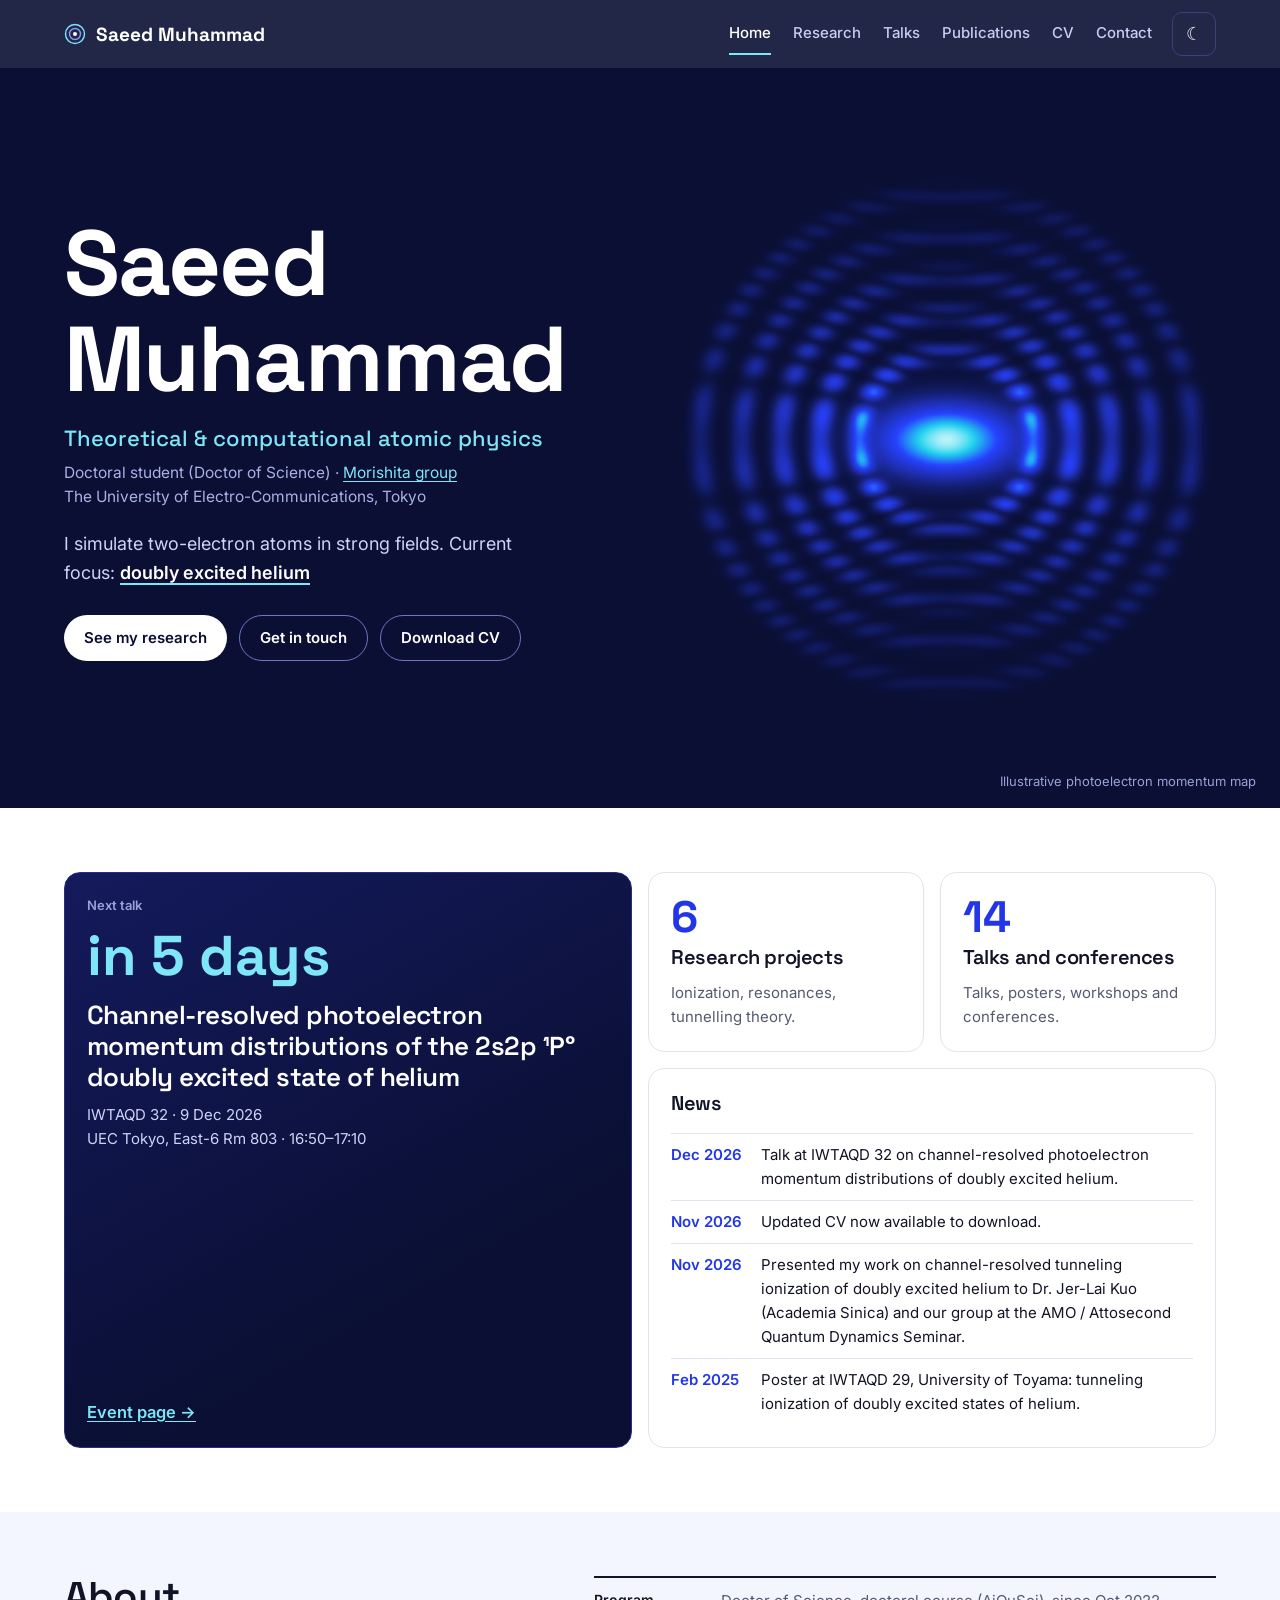
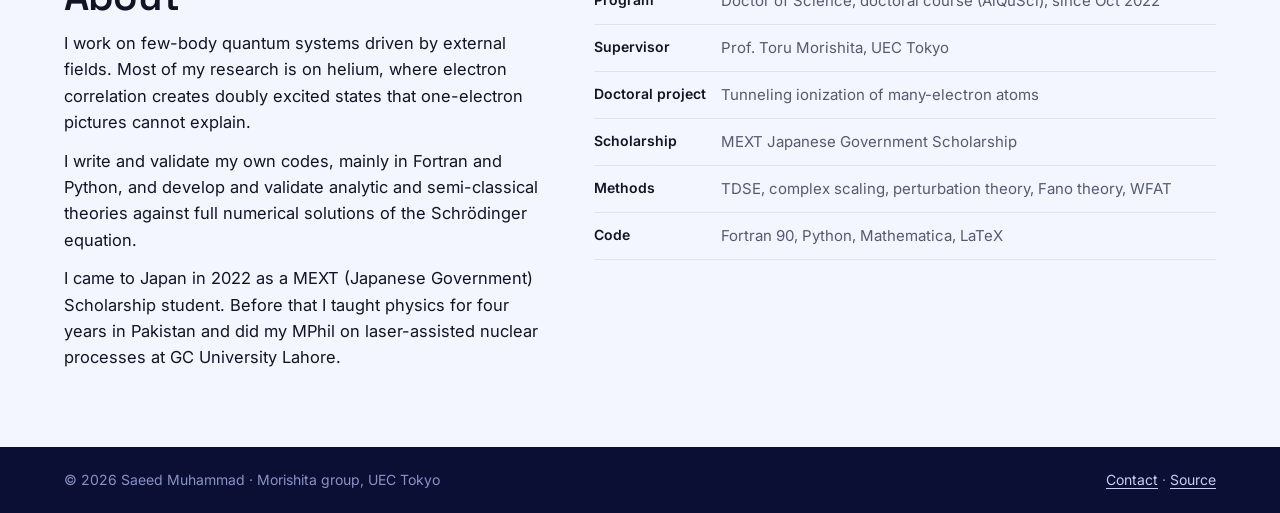
<file: index.html>
<!DOCTYPE html>
<html lang="en">
<head>
<meta charset="utf-8">
<meta name="viewport" content="width=device-width, initial-scale=1">
<title>Saeed Muhammad — Atomic physics</title>
<meta name="description" content="Saeed Muhammad, doctoral student (doctor of science) in theoretical and computational atomic physics, Morishita group, The University of Electro-Communications, Tokyo.">
<link rel="canonical" href="https://saeedmuhd.github.io/">
<meta property="og:type" content="website">
<meta property="og:title" content="Saeed Muhammad — Atomic physics">
<meta property="og:description" content="Saeed Muhammad, doctoral student (doctor of science) in theoretical and computational atomic physics, Morishita group, The University of Electro-Communications, Tokyo.">
<meta property="og:url" content="https://saeedmuhd.github.io/">
<meta name="twitter:card" content="summary">
<meta name="theme-color" content="#0a0f33">
<link rel="icon" href="favicon.svg" type="image/svg+xml">
<script>try{const t=localStorage.getItem('theme');if(t)document.documentElement.dataset.theme=t}catch(e){}</script>
<link rel="preconnect" href="https://fonts.googleapis.com"><link rel="preconnect" href="https://fonts.gstatic.com" crossorigin>
<link href="https://fonts.googleapis.com/css2?family=Space+Grotesk:wght@500;600;700&family=Inter:wght@400;500;600&family=Spectral:ital@1&display=swap" rel="stylesheet">
<link rel="stylesheet" href="style.css">
<script type="application/ld+json">{"@context": "https://schema.org", "@type": "Person", "name": "Saeed Muhammad", "jobTitle": "Doctoral student (Doctor of Science)", "url": "https://saeedmuhd.github.io/", "affiliation": {"@type": "CollegeOrUniversity", "name": "The University of Electro-Communications"}, "knowsAbout": ["Atomic physics", "Strong-field ionization", "Doubly excited states of helium", "Tunneling ionization"], "sameAs": ["https://github.com/saeedmuhd"]}</script>
</head>
<body data-page="home">
<a class="skip" href="#main">Skip to content</a>
<nav id="nav" aria-label="Main"></nav>
<main id="main">
<header class="hero">
  <div class="txt">
    <div class="photo" id="photo" hidden></div>
    <h1 id="hName">Saeed<br>Muhammad</h1>
    <div class="role" id="hRole">Theoretical &amp; computational atomic physics</div>
    <p class="aff" id="hAff">Doctoral student (Doctor of Science) · Morishita group<br>The University of Electro-Communications, Tokyo</p>
    <p class="rot" id="rot">I simulate two-electron atoms in strong fields.</p>
    <div class="btns"><a class="btn p" href="research.html">See my research</a><a class="btn s" href="contact.html">Get in touch</a><span id="cvBtn"></span></div>
  </div>
  <div class="fig"><canvas class="map" role="img" aria-label="Animated illustration of a photoelectron momentum map"></canvas><span class="cap">Illustrative photoelectron momentum map</span></div>
</header>
<section class="band"><div class="wrap bento">
  <div class="box next" id="next"><span class="lbl">Next talk</span></div>
  <a class="box" href="research.html"><span class="big" id="nProj">5</span><h3>Research projects</h3><p>Ionization, resonances, tunnelling theory.</p></a>
  <a class="box" href="talks.html"><span class="big" id="nTalks">7</span><h3>Talks and conferences</h3><p>Talks, posters, workshops and conferences.</p></a>
  <div class="box news" id="newsBox"><h3>News</h3><ul id="news"></ul></div>
</div></section>
<section class="band alt"><div class="wrap now">
  <div><h2>About</h2><div id="about"></div></div>
  <dl class="facts" id="facts"></dl>
</div></section>
</main>
<footer id="foot"></footer>
<script src="site.js"></script>
</body>
</html>
</file>
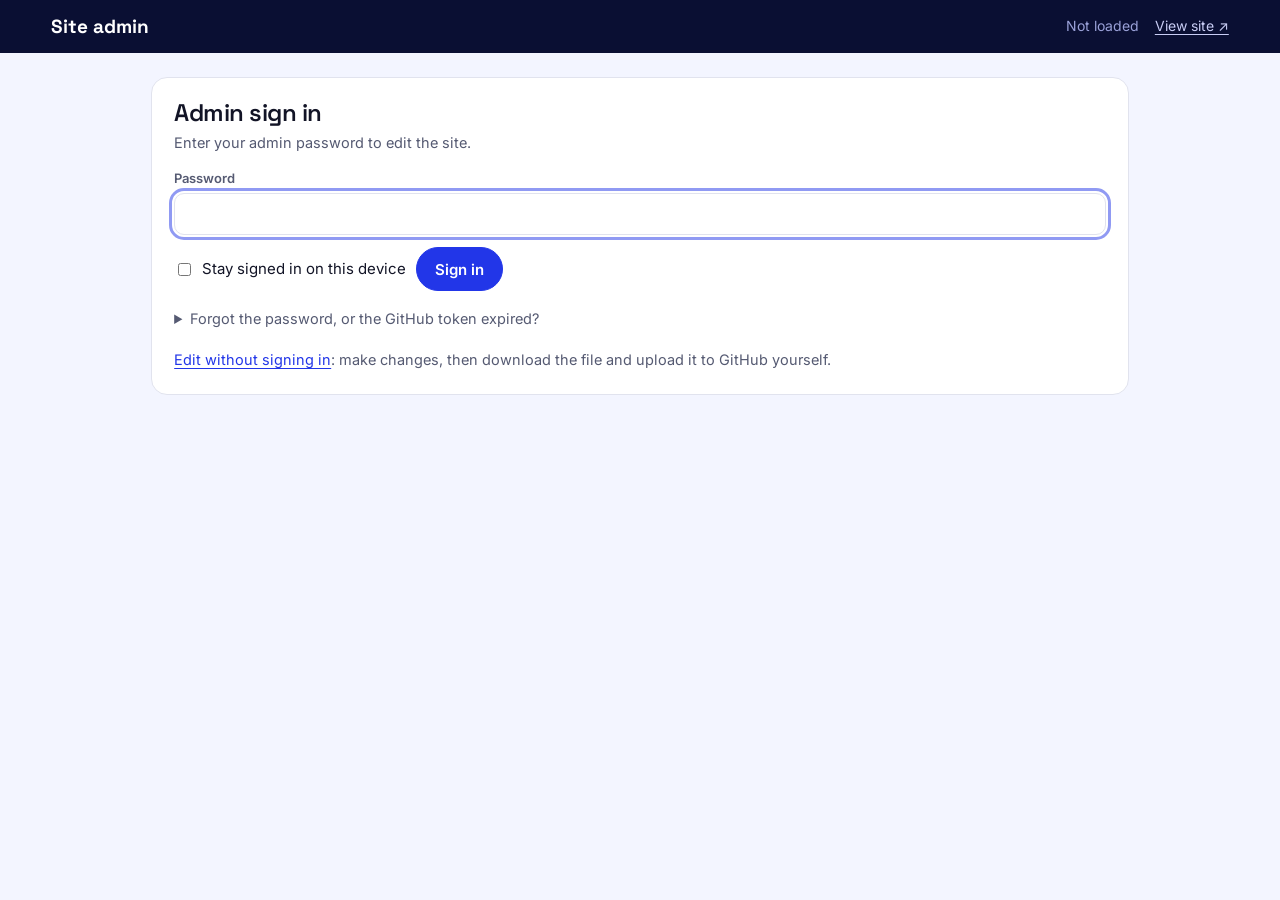
<file: admin.html>
<!DOCTYPE html>
<html lang="en">
<head>
<meta charset="utf-8">
<meta name="viewport" content="width=device-width, initial-scale=1">
<meta name="robots" content="noindex, nofollow">
<title>Site admin</title>
<link rel="icon" href="favicon.svg" type="image/svg+xml">
<script>try{const t=localStorage.getItem('theme');if(t)document.documentElement.dataset.theme=t}catch(e){}</script>
<link href="https://fonts.googleapis.com/css2?family=Space+Grotesk:wght@600;700&family=Inter:wght@400;500;600&display=swap" rel="stylesheet">
<link rel="stylesheet" href="style.css">
<style>
body{background:var(--tint)}
.top{background:var(--deep);color:#fff;padding:14px max(4vw,16px);display:flex;flex-wrap:wrap;align-items:center;gap:10px 16px;position:sticky;top:0;z-index:5}
.top b{font:700 19px "Space Grotesk",sans-serif;margin-right:auto}
.top a{color:#c9cdf5;font-size:14px}
.st{font-size:14px;color:#9aa1d8}
.st.dirty{color:#ffcf6e}
.st.ok{color:#7fe6f7}
.wrapA{width:100%;max-width:1080px;margin:0 auto;padding:24px max(4vw,16px) 80px}
.panel{background:var(--card);border:1px solid var(--rule);border-radius:16px;padding:22px;margin-bottom:18px}
.panel h2{font-size:24px;margin-bottom:6px}
.panel p.h{color:var(--mut);font-size:14.5px;margin:0 0 14px}
.tabs{display:flex;flex-wrap:wrap;gap:8px;margin-bottom:16px}
.tabs button{font:600 15px Inter,sans-serif;min-height:42px;padding:0 16px;border-radius:999px;border:1px solid var(--rule);background:var(--card);color:var(--ink);cursor:pointer}
.tabs button[aria-selected=true]{background:var(--acc);border-color:var(--acc);color:var(--bg)}
label.f{display:block;font-size:13px;font-weight:600;color:var(--mut);margin:0 0 4px}
.in,textarea.in,select.in{width:100%;font:16px Inter,sans-serif;padding:10px 12px;border:1px solid var(--rule);border-radius:10px;background:var(--bg);color:var(--ink)}
textarea.in{min-height:84px;resize:vertical;line-height:1.5}
.grid{display:grid;grid-template-columns:repeat(auto-fit,minmax(min(100%,220px),1fr));gap:12px}
.grid .wide{grid-column:1/-1}
.item{border:1px solid var(--rule);border-radius:12px;padding:14px;margin-bottom:12px;background:var(--bg)}
.item .bar{display:flex;align-items:center;gap:6px;margin-bottom:10px}
.item .bar b{margin-right:auto;font-size:14.5px;overflow:hidden;text-overflow:ellipsis;white-space:nowrap}
.ib{width:38px;height:38px;border-radius:8px;border:1px solid var(--rule);background:var(--card);color:var(--ink);cursor:pointer;font-size:15px}
.ib.del:hover{border-color:#d33;color:#d33}
.pb{font:600 15px Inter,sans-serif;min-height:44px;padding:0 18px;border-radius:999px;border:1.5px solid var(--acc);background:var(--acc);color:var(--bg);cursor:pointer}
.pb.o{background:transparent;color:var(--acc)}
.pb:disabled{opacity:.5;cursor:default}
.row{display:flex;flex-wrap:wrap;gap:10px;align-items:center}
.msg{font-size:14.5px;margin-top:10px}
.msg.err{color:#d33}
.msg.ok{color:var(--cy)}
code{background:var(--tint);padding:1px 6px;border-radius:5px;font-size:.92em}
ol.steps{margin:6px 0 14px;padding-left:20px;color:var(--mut);font-size:14.5px}
ol.steps li{margin-bottom:4px}
.save{position:sticky;bottom:0;background:color-mix(in srgb,var(--card) 94%,transparent);backdrop-filter:blur(8px);border:1px solid var(--rule);border-radius:16px;padding:14px 18px;display:flex;flex-wrap:wrap;gap:10px;align-items:center}
.save .in{flex:1;min-width:200px}
</style>
</head>
<body>
<div class="top"><b>Site admin</b><span class="st" id="st">Not loaded</span><a href="index.html" target="_blank" rel="noopener">View site ↗</a></div>
<div class="wrapA">

<section class="panel" id="login">
 <div id="lgWait"><p class="h">Loading…</p></div>
 <div id="lgPass" hidden>
  <h2>Admin sign in</h2>
  <p class="h">Enter your admin password to edit the site.</p>
  <div class="grid"><div class="wide"><label class="f" for="pw">Password</label><input class="in" id="pw" type="password" autocomplete="current-password"></div></div>
  <div class="row" style="margin-top:12px">
    <label style="display:flex;gap:8px;align-items:center;font-size:15px"><input type="checkbox" id="rem"> Stay signed in on this device</label>
    <button class="pb" id="signin">Sign in</button>
  </div>
  <p class="msg" id="lmsg"></p>
  <details style="margin-top:16px"><summary style="cursor:pointer;color:var(--mut);font-size:14.5px">Forgot the password, or the GitHub token expired?</summary>
   <p class="h" style="margin-top:8px">Set up again with a new GitHub token and a new password. The old login stops working.</p>
   <button class="pb o" id="toSetup">Set up again</button></details>
 </div>
 <div id="lgSetup" hidden>
  <h2>Set up your admin login</h2>
  <p class="h">You only do this once. Your GitHub token is locked with your password and stored with the site, so afterwards you sign in with just the password, from any device. Choose a strong password of at least 12 characters, because the locked token is publicly readable.</p>
  <ol class="steps">
    <li>Open <a href="https://github.com/settings/personal-access-tokens/new" target="_blank" rel="noopener">GitHub → New fine-grained token</a>. Pick the longest expiration offered.</li>
    <li>Repository access: <b>Only select repositories</b> → <code>saeedmuhd.github.io</code>.</li>
    <li>Permissions → Repository → <b>Contents: Read and write</b>. Generate it and paste it below.</li>
  </ol>
  <div class="grid">
    <div class="wide"><label class="f" for="tok">GitHub token</label><input class="in" id="tok" type="password" autocomplete="off" placeholder="github_pat_…"></div>
    <div><label class="f" for="np1">New admin password</label><input class="in" id="np1" type="password" autocomplete="new-password"></div>
    <div><label class="f" for="np2">Repeat password</label><input class="in" id="np2" type="password" autocomplete="new-password"></div>
  </div>
  <div class="row" style="margin-top:12px">
    <label style="display:flex;gap:8px;align-items:center;font-size:15px"><input type="checkbox" id="rem2"> Stay signed in on this device</label>
    <button class="pb" id="setup">Create login</button>
  </div>
  <p class="msg" id="smsg2"></p>
 </div>
 <p class="h" style="margin:18px 0 0"><a href="#" id="guest">Edit without signing in</a>: make changes, then download the file and upload it to GitHub yourself.</p>
</section>

<section id="editor" hidden>
  <div class="tabs" role="tablist" id="tabs"></div>
  <div id="pane"></div>
  <div class="save">
    <input class="in" id="cmsg" placeholder="What did you change? (optional)">
    <button class="pb" id="saveBtn">Save to GitHub</button>
    <button class="pb o" id="dl">Download data.json</button>
    <button class="pb o" id="out" hidden>Sign out</button>
    <span class="msg" id="smsg" style="margin:0;width:100%"></span>
  </div>
</section>
</div>

<script>
{
const OWNER='saeedmuhd',REPO='saeedmuhd.github.io',BR='main',FILE='data.json';
const API=`https://api.github.com/repos/${OWNER}/${REPO}/contents/`;
const $=s=>document.querySelector(s);
const esc=x=>String(x??'').replace(/[&<>"']/g,c=>({'&':'&amp;','<':'&lt;','>':'&gt;','"':'&quot;',"'":'&#39;'}[c]));
let D=null,sha=null,tok='',dirty=false,tab='talks',keySha=null;
const KEYF='admin-key.json';

const st=(t,c)=>{const e=$('#st');e.textContent=t;e.className='st '+(c||'')};
const mark=()=>{dirty=true;st('Unsaved changes','dirty')};
addEventListener('beforeunload',e=>{if(dirty){e.preventDefault();e.returnValue=''}});
const show=id=>['lgWait','lgPass','lgSetup'].forEach(x=>$('#'+x).hidden=x!==id);
const keep=(t,remember)=>{try{localStorage.removeItem('gh_tok');sessionStorage.removeItem('gh_tok');(remember?localStorage:sessionStorage).setItem('gh_tok',t)}catch(e){}};
const forget=()=>{try{localStorage.removeItem('gh_tok');sessionStorage.removeItem('gh_tok')}catch(e){}};

const b64e=s=>{const b=new TextEncoder().encode(s);let o='';for(let i=0;i<b.length;i+=0x8000)o+=String.fromCharCode(...b.subarray(i,i+0x8000));return btoa(o)};
const b64d=s=>new TextDecoder().decode(Uint8Array.from(atob(s.replace(/\s/g,'')),c=>c.charCodeAt(0)));
const gh=async(path,opt={})=>{const r=await fetch(API+path+(opt.method?'':`?ref=${BR}&t=${Date.now()}`),{...opt,headers:{Accept:'application/vnd.github+json',...(tok?{Authorization:`Bearer ${tok}`}:{}),'X-GitHub-Api-Version':'2022-11-28',...(opt.headers||{})}});
 if(!r.ok){let m=r.status+'';try{m+=' '+(await r.json()).message}catch(e){}const er=new Error(m);er.status=r.status;throw er}return r.json()};

/* password lock: PBKDF2 (600k) + AES-GCM, WebCrypto */
const u8=s=>Uint8Array.from(atob(s),c=>c.charCodeAt(0)),s64=u=>btoa(String.fromCharCode(...u));
const kdf=async(pw,salt,it)=>{const k=await crypto.subtle.importKey('raw',new TextEncoder().encode(pw),'PBKDF2',false,['deriveKey']);
 return crypto.subtle.deriveKey({name:'PBKDF2',salt,iterations:it,hash:'SHA-256'},k,{name:'AES-GCM',length:256},false,['encrypt','decrypt'])};
const seal=async(t,pw)=>{const salt=crypto.getRandomValues(new Uint8Array(16)),iv=crypto.getRandomValues(new Uint8Array(12)),it=600000;
 const ct=new Uint8Array(await crypto.subtle.encrypt({name:'AES-GCM',iv},await kdf(pw,salt,it),new TextEncoder().encode(t)));
 return{v:1,kdf:'PBKDF2-SHA256',iter:it,salt:s64(salt),iv:s64(iv),ct:s64(ct),created:new Date().toISOString().slice(0,10)}};
const unseal=async(o,pw)=>new TextDecoder().decode(await crypto.subtle.decrypt({name:'AES-GCM',iv:u8(o.iv)},await kdf(pw,u8(o.salt),o.iter||600000),u8(o.ct)));
const readKey=async()=>{const t0=tok;tok='';try{const j=await gh(KEYF);keySha=j.sha;return JSON.parse(b64d(j.content))}catch(e){if(e.status===404)return null;
  try{const r=await fetch(KEYF+'?t='+Date.now(),{cache:'no-store'});if(r.ok)return r.json()}catch(_){}return null}finally{tok=t0}};
const writeKey=async(pw)=>{const o=await seal(tok,pw);let old=null;try{old=(await gh(KEYF)).sha}catch(e){}
 await gh(KEYF,{method:'PUT',body:JSON.stringify({message:'Update admin login',content:b64e(JSON.stringify(o,null,2)+'\n'),branch:BR,...(old?{sha:old}:{})})})};
const loadData=async()=>{const j=await gh(FILE);sha=j.sha;D=JSON.parse(b64d(j.content))};

async function boot(){
 let saved='';try{saved=localStorage.getItem('gh_tok')||sessionStorage.getItem('gh_tok')||''}catch(e){}
 if(saved){tok=saved;try{await loadData();return open_(true)}catch(e){tok='';forget()}}
 const k=await readKey();show(k?'lgPass':'lgSetup');(k?$('#pw'):$('#tok')).focus();
}
async function signin(){
 const m=$('#lmsg'),pw=$('#pw').value;m.className='msg';if(!pw){m.textContent='Enter your password.';m.className='msg err';return}
 m.textContent='Signing in…';
 const k=await readKey();if(!k){show('lgSetup');return}
 try{tok=await unseal(k,pw)}catch(e){tok='';m.textContent='Wrong password.';m.className='msg err';return}
 try{await loadData();keep(tok,$('#rem').checked);open_(true)}
 catch(e){tok='';m.textContent='Password accepted, but GitHub refused the stored token ('+e.message+'). It may have expired: use "Set up again".';m.className='msg err'}
}
async function setup(){
 const m=$('#smsg2'),t=$('#tok').value.trim(),a=$('#np1').value,b=$('#np2').value;m.className='msg';
 const err=x=>{m.textContent=x;m.className='msg err'};
 if(!t)return err('Paste your GitHub token.');if(a.length<12)return err('Use a password of at least 12 characters.');if(a!==b)return err('The two passwords do not match.');
 m.textContent='Checking the token…';tok=t;
 try{await loadData()}catch(e){tok='';return err('GitHub refused this token ('+e.message+'). Check it has Contents: Read and write on saeedmuhd.github.io.')}
 m.textContent='Saving your login…';
 try{await writeKey(a);keep(tok,$('#rem2').checked);open_(true)}catch(e){err('Could not save the login: '+e.message)}
}
async function guest(e){e.preventDefault();
 try{const r=await fetch(FILE+'?t='+Date.now());D=await r.json();tok='';open_(false)}
 catch(e){$('#lmsg').textContent='Could not load data.json.';$('#lmsg').className='msg err'}
}
function open_(auth){
 $('#login').hidden=true;$('#editor').hidden=false;$('#out').hidden=!auth;$('#saveBtn').hidden=!auth;
 st(auth?'Signed in':'Editing offline. Download the file and upload it to GitHub to publish.',auth?'ok':'');
 drawTabs();draw();
}
$('#signin').addEventListener('click',signin);
$('#pw').addEventListener('keydown',e=>{if(e.key==='Enter')signin()});
$('#setup').addEventListener('click',setup);
$('#np2').addEventListener('keydown',e=>{if(e.key==='Enter')setup()});
$('#toSetup').addEventListener('click',()=>{show('lgSetup');$('#tok').focus()});
$('#guest').addEventListener('click',guest);
$('#out').addEventListener('click',()=>{forget();location.reload()});
boot();

/* schemas */
const KINDS=['Talk','Invited talk','Poster','Participant','Attended','Milestone'];
const S={
 talks:{label:'Talks',title:t=>t.title,blank:()=>({date:new Date().toISOString().slice(0,10),end:'',kind:'Talk',title:'',event:'',place:'',url:''}),
  f:[['date','Date','date'],['end','End date (optional)','date'],['kind','Type','select',KINDS],['title','Title','text','wide'],['event','Event','text','wide'],['place','Place and time','text'],['url','Link (optional)','url']]},
 news:{label:'News',title:t=>t.text,blank:()=>({date:new Date().toISOString().slice(0,10),text:'',link:''}),
  f:[['date','Date','date'],['link','Link (optional)','text'],['text','Text','textarea','wide']]},
 pubs:{label:'Publications',title:t=>t.title,blank:()=>({year:new Date().getFullYear(),title:'',authors:'S. Muhammad, T. Morishita',journal:'',doi:'',url:'',status:''}),
  f:[['title','Title','text','wide'],['authors','Authors','text','wide'],['journal','Journal, volume, pages','text'],['year','Year','number'],['doi','DOI (e.g. 10.1103/…)','text'],['url','Link (optional)','url'],['status','Status (optional)','select',['','Published','Accepted','Submitted','Preprint','In preparation']]]},
 projects:{label:'Research',title:t=>t.title,blank:()=>({icon:'at',title:'',text:'',tags:[]}),
  f:[['title','Title','text','wide'],['text','Short description','textarea','wide'],['tags','Tags (comma separated)','list'],['icon','Icon','select',['pe','wf','cs','fa','al','at']]]},
 education:{label:'Education',title:t=>t.degree,blank:()=>({from:'',to:'',degree:'',field:'',place:'',detail:''}),
  f:[['degree','Degree','text'],['place','University and country','text'],['from','From (YYYY-MM)','text'],['to','To (YYYY-MM, empty = present)','text'],['field','Field','text','wide'],['detail','Details (thesis, supervisor…)','textarea','wide']]},
 experience:{label:'Experience',title:t=>t.role,blank:()=>({from:'',to:'',role:'',org:'',detail:''}),
  f:[['role','Role','text'],['org','Organisation','text'],['from','From (YYYY-MM)','text'],['to','To (YYYY-MM, empty = present)','text'],['detail','Details','textarea','wide']]},
 honors:{label:'Honors',title:t=>t.text,blank:()=>({year:'',text:''}),f:[['year','Year','text'],['text','Award or honor','text','wide']]},
 langs:{label:'Languages',title:t=>t.k,blank:()=>({k:'',v:''}),f:[['k','Language','text'],['v','Level','text']]},
 facts:{label:'Facts',title:t=>t.k,blank:()=>({k:'',v:''}),f:[['k','Label','text'],['v','Value','text']]},
 links:{label:'Links',title:t=>t.label,blank:()=>({label:'',url:'',text:''}),f:[['label','Label','text'],['url','URL','url'],['text','Shown text','text']]}
};
const PROF=[['name','Name'],['role','Role line'],['position','Position'],['group','Group'],['groupUrl','Group link'],['university','University'],['department','Department (contact page)'],['address','Address'],['email','Email'],['photo','Photo URL (upload in Files)'],['cv','CV URL (upload in Files)'],['intro','Intro sentence']];
const TABS=[['talks','Talks'],['news','News'],['pubs','Publications'],['projects','Research'],['cv','CV'],['profile','Profile'],['site','Site settings'],['files','Files'],['security','Login'],['raw','Raw JSON']];

function drawTabs(){$('#tabs').innerHTML=TABS.map(([k,l])=>`<button role="tab" aria-selected="${k===tab}" data-k="${k}">${l}</button>`).join('')}
$('#tabs').addEventListener('click',e=>{const b=e.target.closest('button');if(!b)return;tab=b.dataset.k;drawTabs();draw()});

const field=(f,v,id)=>{const [k,l,t,o]=f,w=(o==='wide'||t==='textarea')?' class="wide"':'';
 if(t==='select')return `<div${w}><label class="f" for="${id}">${l}</label><select class="in" id="${id}" data-k="${k}">${o.map(x=>`<option${x===v?' selected':''}>${esc(x)}</option>`).join('')}</select></div>`;
 if(t==='textarea')return `<div class="wide"><label class="f" for="${id}">${l}</label><textarea class="in" id="${id}" data-k="${k}">${esc(v)}</textarea></div>`;
 if(t==='list')return `<div${w}><label class="f" for="${id}">${l}</label><input class="in" id="${id}" data-k="${k}" data-list="1" value="${esc((v||[]).join(', '))}"></div>`;
 return `<div${w}><label class="f" for="${id}">${l}</label><input class="in" id="${id}" type="${t}" data-k="${k}" value="${esc(v)}"></div>`};

function listEditor(arr,schema,key,host){
 const sc=S[schema];
 host.innerHTML=`<div class="row" style="margin-bottom:12px"><button class="pb" data-a="add">+ Add ${sc.label.toLowerCase().replace(/s$/,'')}</button><span class="msg" style="margin:0">${arr.length} item${arr.length===1?'':'s'}</span></div>`+
  arr.map((it,i)=>`<div class="item" data-i="${i}"><div class="bar"><b>${esc(sc.title(it)||'(untitled)')}</b><button class="ib" data-a="up" aria-label="Move up">↑</button><button class="ib" data-a="dn" aria-label="Move down">↓</button><button class="ib del" data-a="del" aria-label="Delete">✕</button></div><div class="grid">${sc.f.map(f=>field(f,it[f[0]],`${key}-${i}-${f[0]}`)).join('')}</div></div>`).join('');
 host.oninput=e=>{const el=e.target,box=el.closest('.item');if(!box||!el.dataset.k)return;const it=arr[+box.dataset.i];
  let v=el.value;if(el.dataset.list)v=v.split(',').map(s=>s.trim()).filter(Boolean);else if(el.type==='number')v=v===''?'':+v;
  it[el.dataset.k]=v;box.querySelector('.bar b').textContent=sc.title(it)||'(untitled)';mark()};
 host.onclick=e=>{const b=e.target.closest('button[data-a]');if(!b)return;const a=b.dataset.a,box=b.closest('.item'),i=box?+box.dataset.i:-1;
  if(a==='add')arr.unshift(sc.blank());
  else if(a==='del'){if(!confirmDel(box))return;arr.splice(i,1)}
  else if(a==='up'&&i>0)[arr[i-1],arr[i]]=[arr[i],arr[i-1]];
  else if(a==='dn'&&i<arr.length-1)[arr[i+1],arr[i]]=[arr[i],arr[i+1]];
  else return;mark();listEditor(arr,schema,key,host)};
}
function confirmDel(box){if(box.dataset.c){return true}box.dataset.c=1;const b=box.querySelector('.del');b.textContent='Sure?';b.style.width='auto';b.style.padding='0 10px';setTimeout(()=>{delete box.dataset.c;b.textContent='✕';b.style.width='';b.style.padding=''},2500);return false}

function draw(){
 const p=$('#pane');
 if(['talks','news','pubs','projects'].includes(tab)){
  D[tab]=D[tab]||[];
  p.innerHTML=`<section class="panel"><h2>${S[tab].label}</h2><p class="h">${{talks:'Newest first is not required: the site sorts talks by date and marks future ones as Upcoming.',news:'The four newest items appear on the home page.',pubs:'Add a DOI and the title links to the paper automatically. Visitors can copy BibTeX.',projects:'Shown as cards on the Research page, in this order.'}[tab]}</p><div id="le"></div></section>`;
  listEditor(D[tab],tab,tab,$('#le'));
 }else if(tab==='profile'){
  const P=D.profile;
  p.innerHTML=`<section class="panel"><h2>Profile</h2><p class="h">Used across the site: header, home page and contact page.</p><div class="grid" id="pf">${PROF.map(([k,l])=>field([k,l,'text'],P[k],'p-'+k)).join('')}
   ${field(['focus','Rotating focus topics (comma separated)','list','wide'],P.focus,'p-focus')}
   <div class="wide"><label class="f" for="p-about">About (blank line between paragraphs)</label><textarea class="in" id="p-about" data-k="about" style="min-height:160px">${esc((P.about||[]).join('\n\n'))}</textarea></div></div></section>
   <section class="panel"><h2>Facts</h2><p class="h">The small table next to About on the home page.</p><div id="lf"></div></section>
   <section class="panel"><h2>Links</h2><p class="h">Shown on the Contact page. Links with an empty URL are hidden.</p><div id="ll"></div></section>`;
  $('#pf').oninput=e=>{const el=e.target,k=el.dataset.k;if(!k)return;
   P[k]=k==='about'?el.value.split(/\n\s*\n/).map(s=>s.trim()).filter(Boolean):el.dataset.list?el.value.split(',').map(s=>s.trim()).filter(Boolean):el.value;mark()};
  listEditor(P.facts=P.facts||[],'facts','facts',$('#lf'));
  listEditor(P.links=P.links||[],'links','links',$('#ll'));
 }else if(tab==='cv'){
  p.innerHTML=`<section class="panel"><h2>CV</h2><p class="h">These sections build the CV page. To refresh the PDF: open <a href="cv.html" target="_blank" rel="noopener">cv.html</a> after saving, press Print → Save as PDF, then upload it in Files and press “Use as CV”.</p>
   <div class="grid"><div class="wide">${field(['skills','Skills (comma separated)','list','wide'],D.skills||[],'cv-skills')}</div></div></section>
   <section class="panel"><h2>Education</h2><div id="le1"></div></section>
   <section class="panel"><h2>Experience</h2><div id="le2"></div></section>
   <section class="panel"><h2>Honors and awards</h2><div id="le3"></div></section>
   <section class="panel"><h2>Languages</h2><div id="le4"></div></section>`;
  $('#cv-skills').oninput=e=>{D.skills=e.target.value.split(',').map(x=>x.trim()).filter(Boolean);mark()};
  listEditor(D.education=D.education||[],'education','ed',$('#le1'));
  listEditor(D.experience=D.experience||[],'experience','ex',$('#le2'));
  listEditor(D.honors=D.honors||[],'honors','ho',$('#le3'));
  listEditor(D.languages=D.languages||[],'langs','la',$('#le4'));
 }else if(tab==='site'){
  const S=D.site=D.site||{};S.colors=S.colors||{};S.nav=S.nav||{};S.hero=S.hero||{};S.pages=S.pages||{};S.show=S.show||{};
  const g=(path)=>path.split('.').reduce((o,k)=>o==null?o:o[k],D);
  const t=(path,label,type='text',wide)=>`<div${wide?' class="wide"':''}><label class="f" for="s-${path}">${label}</label>${type==='textarea'?`<textarea class="in" id="s-${path}" data-p="${path}">${esc(g(path))}</textarea>`:`<input class="in" id="s-${path}" type="${type}" data-p="${path}" value="${esc(g(path)??'')}"${type==='color'?' style="height:46px;padding:4px"':''}>`}</div>`;
  const c=(path,label)=>`<label style="display:flex;gap:8px;align-items:center;font-size:15px;min-height:44px"><input type="checkbox" data-p="${path}" data-b="1"${g(path)!==false?' checked':''}> ${label}</label>`;
  const PG=[['research','Research'],['talks','Talks'],['publications','Publications'],['cv','CV'],['contact','Contact']];
  PG.forEach(([k])=>S.pages[k]=S.pages[k]||{title:'',subtitle:''});
  p.innerHTML=`<div id="sf">
   <section class="panel"><h2>Colours</h2><p class="h">Main colour for links and buttons (light and dark theme), the highlight colour for posters and curves, and the colour of the menu and page headers.</p>
    <div class="grid">${t('site.colors.accent','Accent (light theme)','color')}${t('site.colors.accentDark','Accent (dark theme)','color')}${t('site.colors.highlight','Highlight','color')}${t('site.colors.header','Header background','color')}</div>
    <div class="row" style="margin-top:12px"><button class="pb o" id="resetC" type="button">Reset colours</button></div></section>
   <section class="panel"><h2>Menu labels</h2><div class="grid">${Object.keys(S.nav).length?'':''}${['home','research','talks','publications','cv','contact'].map(k=>t('site.nav.'+k,k[0].toUpperCase()+k.slice(1))).join('')}</div></section>
   <section class="panel"><h2>Home page</h2><div class="grid">${t('site.hero.button1','First button')}${t('site.hero.button2','Second button')}${t('site.hero.caption','Picture caption (empty hides it)','text',1)}</div>
    <div class="row" style="margin-top:10px">${c('site.show.heroMap','Show animated picture')}${c('site.show.countdown','Show next-talk card')}${c('site.show.news','Show news')}</div></section>
   <section class="panel"><h2>Page headings</h2><p class="h">Title and one-line description at the top of each page.</p>${PG.map(([k,l])=>`<div class="item"><div class="grid">${t(`site.pages.${k}.title`,l+' title')}${t(`site.pages.${k}.subtitle`,l+' description','text',1)}</div></div>`).join('')}</section>
   <section class="panel"><h2>Other</h2><div class="grid">${c('site.show.demos','Show interactive demos on the Research page')}${t('site.footer','Footer text','text',1)}${t('site.description','Search engine description','textarea',1)}</div></section>
  </div>`;
  const setP=(path,v)=>{const ks=path.split('.');let o=D;for(let i=0;i<ks.length-1;i++)o=o[ks[i]]=o[ks[i]]||{};o[ks.at(-1)]=v};
  $('#sf').oninput=e=>{const el=e.target;if(!el.dataset.p)return;setP(el.dataset.p,el.dataset.b?el.checked:el.value);mark()};
  $('#sf').onchange=$('#sf').oninput;
  $('#resetC').onclick=()=>{S.colors={accent:'#2236e8',accentDark:'#8c98ff',highlight:'#c2185b',header:'#0a0f33'};mark();draw()};
 }else if(tab==='security'){
  p.innerHTML=`<section class="panel"><h2>Change password</h2><p class="h">Re-locks your GitHub token with a new password. Use it on all your devices from now on.</p>
   ${tok?`<div class="grid"><div><label class="f" for="cp1">New password</label><input class="in" id="cp1" type="password" autocomplete="new-password"></div><div><label class="f" for="cp2">Repeat</label><input class="in" id="cp2" type="password" autocomplete="new-password"></div></div>
   <div class="row" style="margin-top:12px"><button class="pb" id="cpw">Change password</button></div><p class="msg" id="cmsgP"></p>`:'<p class="msg err">Sign in first.</p>'}</section>
   <section class="panel"><h2>Replace GitHub token</h2><p class="h">When your token expires, create a new one (same settings as before) and paste it here with your password.</p>
   ${tok?`<div class="grid"><div class="wide"><label class="f" for="rt">New GitHub token</label><input class="in" id="rt" type="password" autocomplete="off"></div><div><label class="f" for="rp">Admin password</label><input class="in" id="rp" type="password" autocomplete="new-password"></div></div>
   <div class="row" style="margin-top:12px"><button class="pb" id="rtb">Replace token</button></div><p class="msg" id="rmsgT"></p>`:''}</section>
   <section class="panel"><h2>Sign out everywhere on this device</h2><p class="h">Removes the saved sign-in from this browser.</p><button class="pb o" id="out2">Sign out</button></section>`;
  if(tok){
   $('#cpw').onclick=async()=>{const m=$('#cmsgP'),a=$('#cp1').value,b=$('#cp2').value;m.className='msg';
    if(a.length<12){m.textContent='At least 12 characters.';m.className='msg err';return}if(a!==b){m.textContent='Passwords do not match.';m.className='msg err';return}
    m.textContent='Saving…';try{await writeKey(a);m.textContent='Password changed.';m.className='msg ok';$('#cp1').value=$('#cp2').value=''}catch(e){m.textContent='Failed: '+e.message;m.className='msg err'}};
   $('#rtb').onclick=async()=>{const m=$('#rmsgT'),nt=$('#rt').value.trim(),pw=$('#rp').value;m.className='msg';
    if(!nt||pw.length<12){m.textContent='Paste the token and your password (12+ characters).';m.className='msg err';return}
    const old=tok;tok=nt;m.textContent='Checking…';
    try{await gh(FILE);await writeKey(pw);keep(tok,!!localStorage.getItem('gh_tok'));m.textContent='Token replaced.';m.className='msg ok'}catch(e){tok=old;m.textContent='Failed: '+e.message;m.className='msg err'}};
  }
  $('#out2').onclick=()=>{forget();location.reload()};
 }else if(tab==='files'){
  p.innerHTML=`<section class="panel"><h2>Upload a file</h2><p class="h">Upload a photo, your CV or a poster PDF to the <code>assets/</code> folder. You can then use it as your photo or CV, or link to it anywhere.</p>
   ${tok?`<div class="grid"><div><label class="f" for="fi">File</label><input class="in" id="fi" type="file"></div><div><label class="f" for="fn">Save as</label><input class="in" id="fn" placeholder="e.g. cv.pdf"></div></div>
   <div class="row" style="margin-top:12px"><button class="pb" id="up">Upload</button></div><p class="msg" id="umsg"></p>`:'<p class="msg err">Sign in to upload files.</p>'}</section>`;
  if(tok){$('#fi').onchange=e=>{const f=e.target.files[0];if(f)$('#fn').value=f.name.toLowerCase().replace(/[^a-z0-9._-]+/g,'-')};
   $('#up').onclick=upload}
 }else if(tab==='raw'){
  p.innerHTML=`<section class="panel"><h2>Raw JSON</h2><p class="h">Everything on the site, as one file. Edit with care, then press Apply.</p><textarea class="in" id="rj" style="min-height:420px;font:13px/1.5 ui-monospace,Menlo,monospace">${esc(JSON.stringify(D,null,2))}</textarea><div class="row" style="margin-top:10px"><button class="pb" id="ap">Apply</button></div><p class="msg" id="rmsg"></p></section>`;
  $('#ap').onclick=()=>{try{D=JSON.parse($('#rj').value);mark();$('#rmsg').textContent='Applied. Press Save to publish.';$('#rmsg').className='msg ok'}catch(e){$('#rmsg').textContent='Invalid JSON: '+e.message;$('#rmsg').className='msg err'}};
 }
}

async function upload(){
 const f=$('#fi').files[0],n=$('#fn').value.trim(),m=$('#umsg');m.className='msg';
 if(!f||!n){m.textContent='Choose a file and a name.';m.className='msg err';return}
 if(f.size>25e6){m.textContent='Please keep files under 25 MB.';m.className='msg err';return}
 m.textContent='Uploading…';
 try{const buf=new Uint8Array(await f.arrayBuffer());let s='';for(let i=0;i<buf.length;i+=0x8000)s+=String.fromCharCode(...buf.subarray(i,i+0x8000));
  let old;try{old=(await gh('assets/'+n)).sha}catch(e){}
  await gh('assets/'+encodeURIComponent(n),{method:'PUT',body:JSON.stringify({message:'Upload '+n,content:btoa(s),branch:BR,...(old?{sha:old}:{})})});
  const url='assets/'+n;
  m.innerHTML=`Uploaded. Path: <code>${esc(url)}</code> <button class="pb o" id="asPhoto">Use as photo</button> <button class="pb o" id="asCv">Use as CV</button>`;m.className='msg ok';
  $('#asPhoto').onclick=()=>{D.profile.photo=url;mark();m.append(' · Set as photo. Press Save.')};
  $('#asCv').onclick=()=>{D.profile.cv=url;mark();m.append(' · Set as CV. Press Save.')};
 }catch(e){m.textContent='Upload failed: '+e.message;m.className='msg err'}
}

$('#saveBtn').addEventListener('click',async()=>{
 const m=$('#smsg'),b=$('#saveBtn');b.disabled=true;m.className='msg';m.textContent='Saving…';
 try{try{sha=(await gh(FILE)).sha}catch(e){}
  const r=await gh(FILE,{method:'PUT',body:JSON.stringify({message:$('#cmsg').value.trim()||'Update site content (admin)',content:b64e(JSON.stringify(D,null,2)+'\n'),sha,branch:BR})});
  sha=r.content.sha;dirty=false;st('Saved','ok');$('#cmsg').value='';
  m.innerHTML=`Saved. The live site updates in about 1–2 minutes. <a href="${r.commit.html_url}" target="_blank" rel="noopener">View change ↗</a>`;m.className='msg ok';
 }catch(e){m.textContent='Save failed: '+e.message;m.className='msg err'}
 b.disabled=false;
});
$('#dl').addEventListener('click',()=>{const a=document.createElement('a');a.href=URL.createObjectURL(new Blob([JSON.stringify(D,null,2)+'\n'],{type:'application/json'}));a.download='data.json';a.click();setTimeout(()=>URL.revokeObjectURL(a.href),1000)});
}
</script>
</body>
</html>
</file>
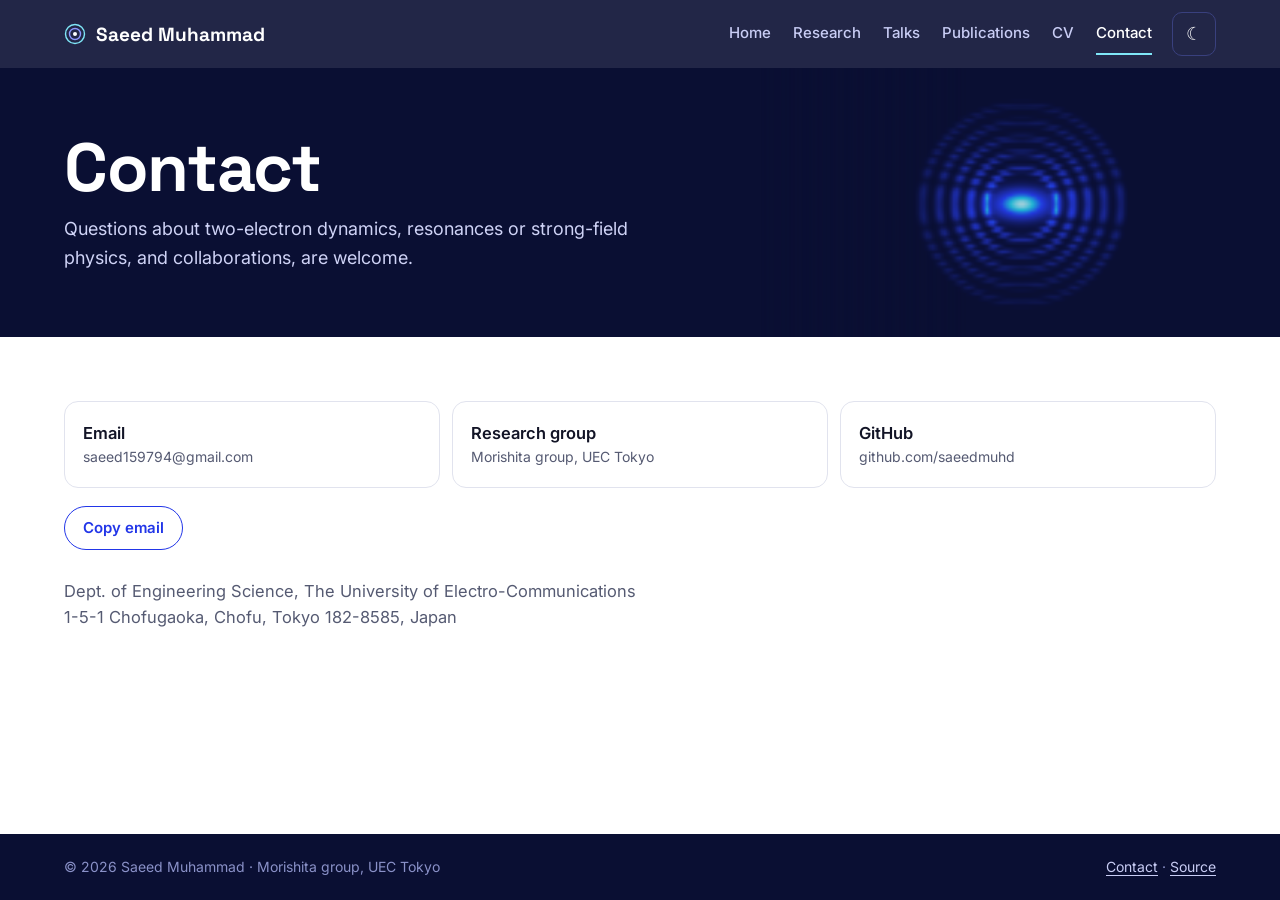
<file: contact.html>
<!DOCTYPE html>
<html lang="en">
<head>
<meta charset="utf-8">
<meta name="viewport" content="width=device-width, initial-scale=1">
<title>Contact — Saeed Muhammad</title>
<meta name="description" content="Contact Saeed Muhammad.">
<link rel="canonical" href="https://saeedmuhd.github.io/contact.html">
<meta property="og:type" content="website">
<meta property="og:title" content="Contact — Saeed Muhammad">
<meta property="og:description" content="Contact Saeed Muhammad.">
<meta property="og:url" content="https://saeedmuhd.github.io/contact.html">
<meta name="twitter:card" content="summary">
<meta name="theme-color" content="#0a0f33">
<link rel="icon" href="favicon.svg" type="image/svg+xml">
<script>try{const t=localStorage.getItem('theme');if(t)document.documentElement.dataset.theme=t}catch(e){}</script>
<link rel="preconnect" href="https://fonts.googleapis.com"><link rel="preconnect" href="https://fonts.gstatic.com" crossorigin>
<link href="https://fonts.googleapis.com/css2?family=Space+Grotesk:wght@500;600;700&family=Inter:wght@400;500;600&family=Spectral:ital@1&display=swap" rel="stylesheet">
<link rel="stylesheet" href="style.css">
</head>
<body data-page="contact">
<a class="skip" href="#main">Skip to content</a>
<nav id="nav" aria-label="Main"></nav>
<main id="main">
<header class="band ph"><canvas class="map" aria-hidden="true"></canvas><div class="wrap"><h1>Contact</h1><p>Questions about two-electron dynamics, resonances or strong-field physics, and collaborations, are welcome.</p></div></header>
<section class="band"><div class="wrap">
  <div class="clinks" id="clinks"></div>
  <button class="copy" id="copyEmail">Copy email</button>
  <p style="margin-top:28px;color:var(--mut)" id="addr"></p>
</div></section>
</main>
<footer id="foot"></footer>
<script src="site.js"></script>
</body>
</html>
</file>
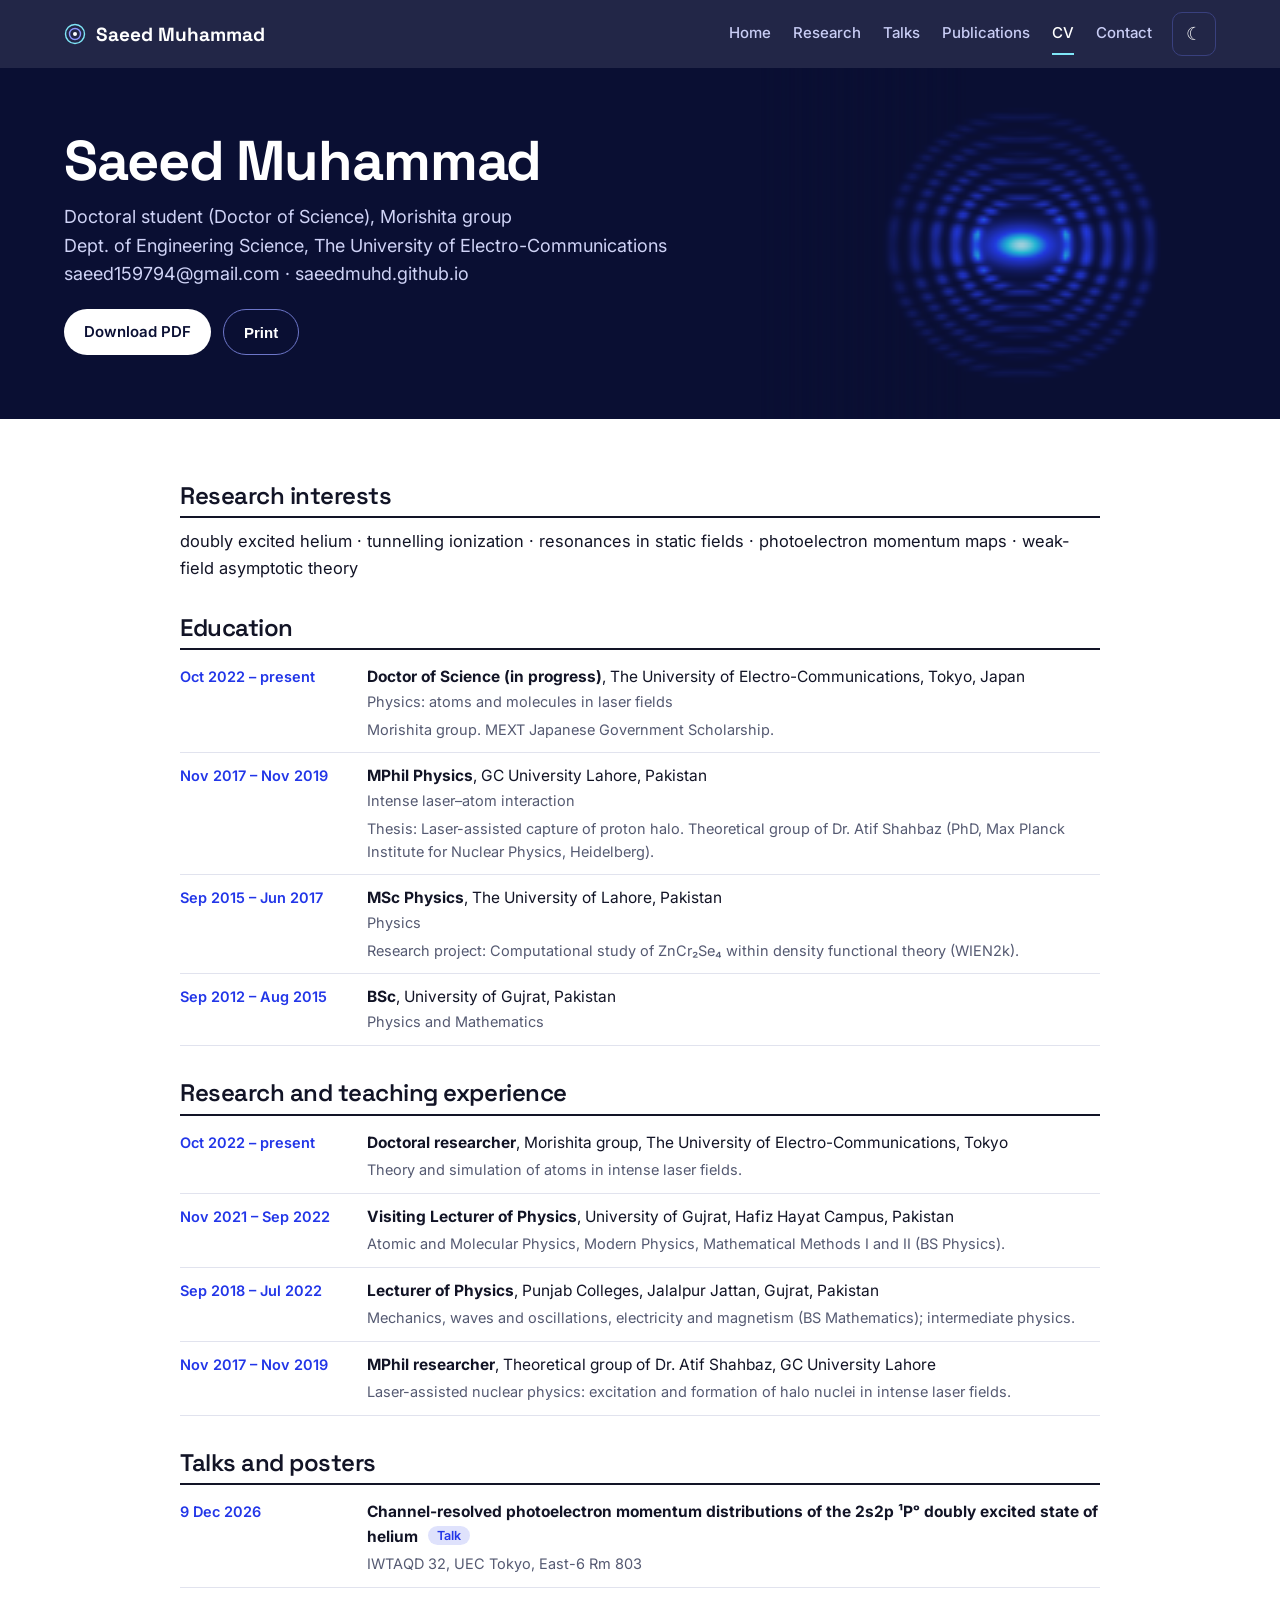
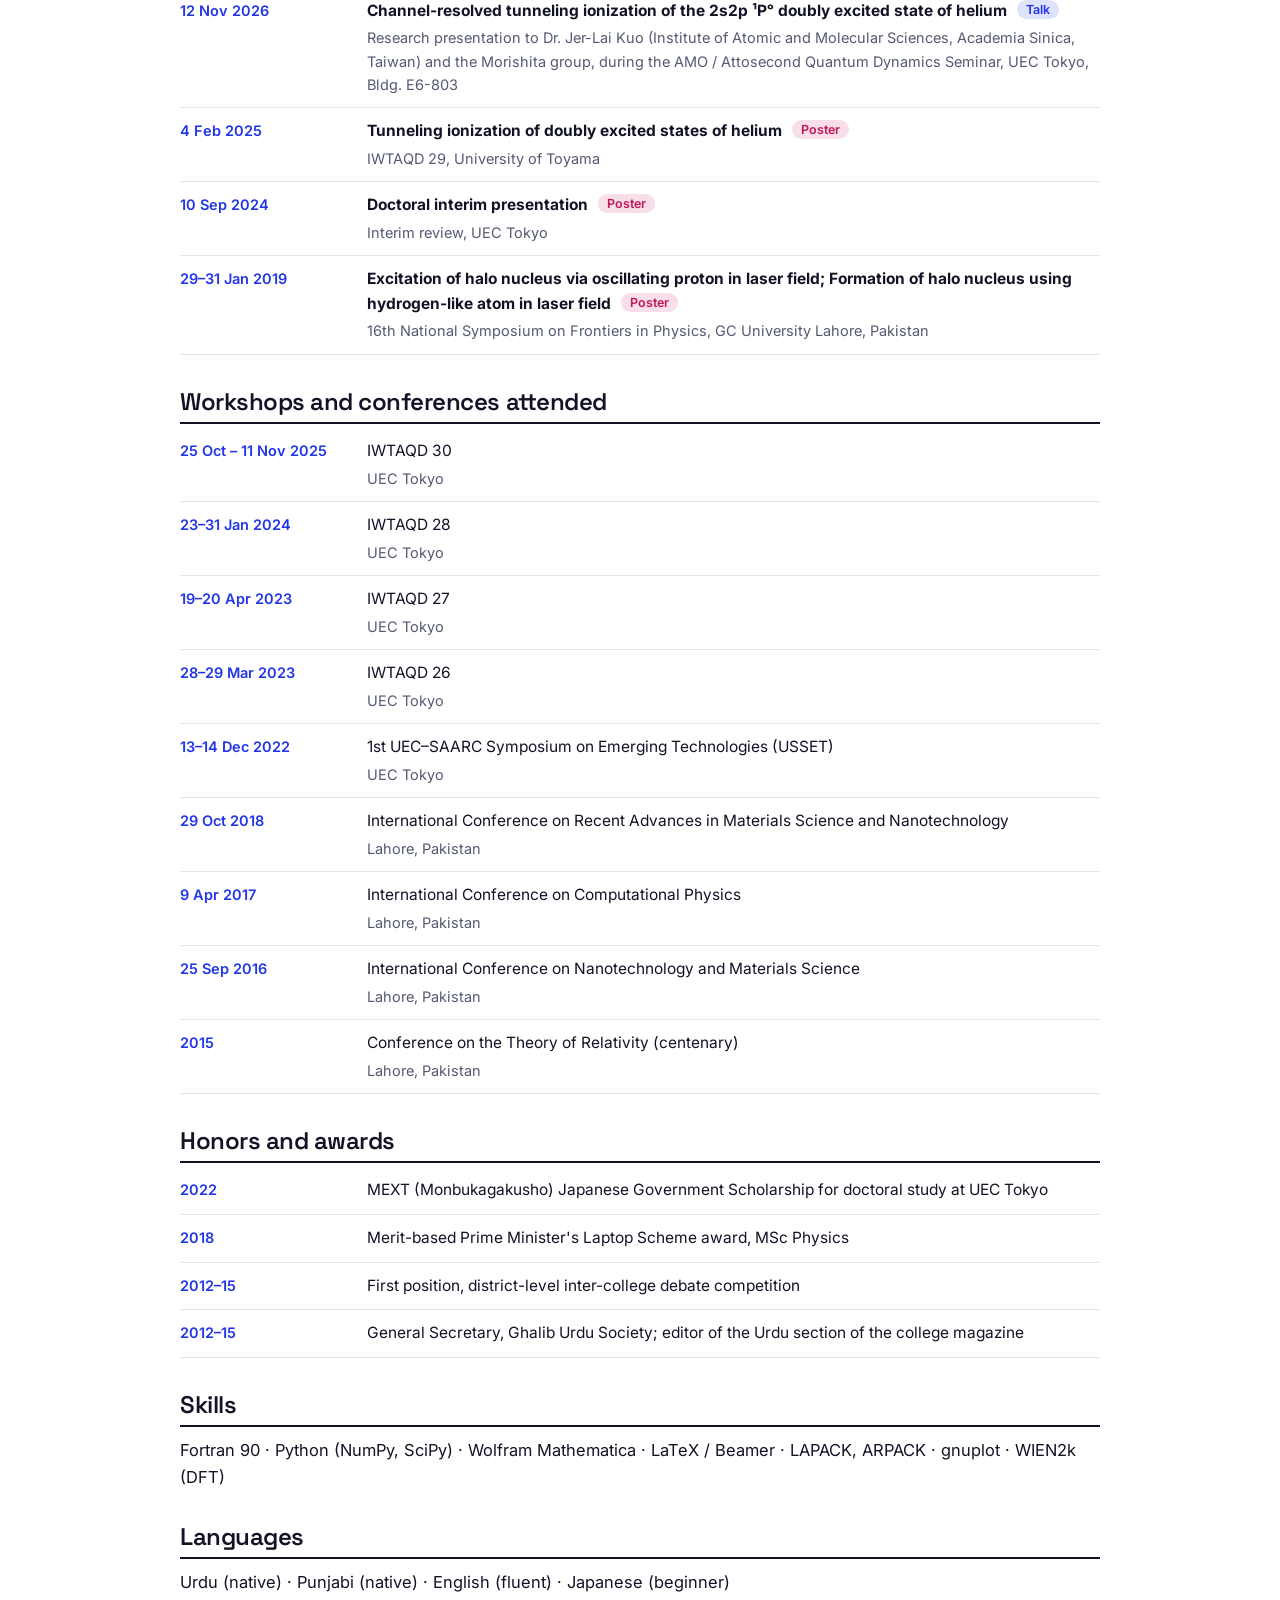
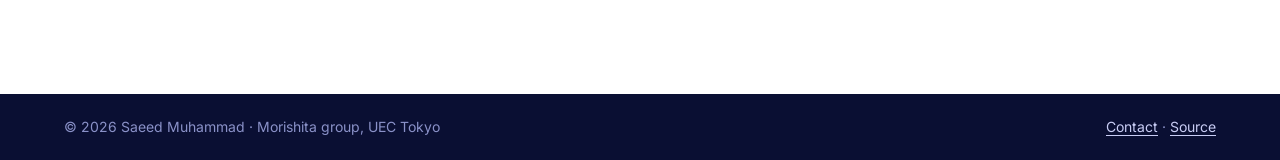
<file: cv.html>
<!DOCTYPE html>
<html lang="en">
<head>
<meta charset="utf-8">
<meta name="viewport" content="width=device-width, initial-scale=1">
<title>CV — Saeed Muhammad</title>
<meta name="description" content="Curriculum vitae of Saeed Muhammad: education, research, teaching, talks and awards.">
<link rel="canonical" href="https://saeedmuhd.github.io/cv.html">
<meta property="og:type" content="website">
<meta property="og:title" content="CV — Saeed Muhammad">
<meta property="og:description" content="Curriculum vitae of Saeed Muhammad: education, research, teaching, talks and awards.">
<meta property="og:url" content="https://saeedmuhd.github.io/cv.html">
<meta name="twitter:card" content="summary">
<meta name="theme-color" content="#0a0f33">
<link rel="icon" href="favicon.svg" type="image/svg+xml">
<script>try{const t=localStorage.getItem('theme');if(t)document.documentElement.dataset.theme=t}catch(e){}</script>
<link rel="preconnect" href="https://fonts.googleapis.com"><link rel="preconnect" href="https://fonts.gstatic.com" crossorigin>
<link href="https://fonts.googleapis.com/css2?family=Space+Grotesk:wght@500;600;700&family=Inter:wght@400;500;600&family=Spectral:ital@1&display=swap" rel="stylesheet">
<link rel="stylesheet" href="style.css">
</head>
<body data-page="cv">
<a class="skip" href="#main">Skip to content</a>
<nav id="nav" aria-label="Main"></nav>
<main id="main">
<header class="band ph"><canvas class="map" aria-hidden="true"></canvas><div class="wrap"><div id="cvHead"><h1>Curriculum vitae</h1></div><div class="btns" style="margin-top:20px"><span id="cvDl"></span><button class="btn s" id="printBtn" type="button" style="background:none;cursor:pointer">Print</button></div></div></header>
<section class="band"><div class="wrap cv" id="cvBody"></div></section>
<script>document.getElementById('printBtn').addEventListener('click',()=>print())</script>
</main>
<footer id="foot"></footer>
<script src="site.js"></script>
</body>
</html>
</file>
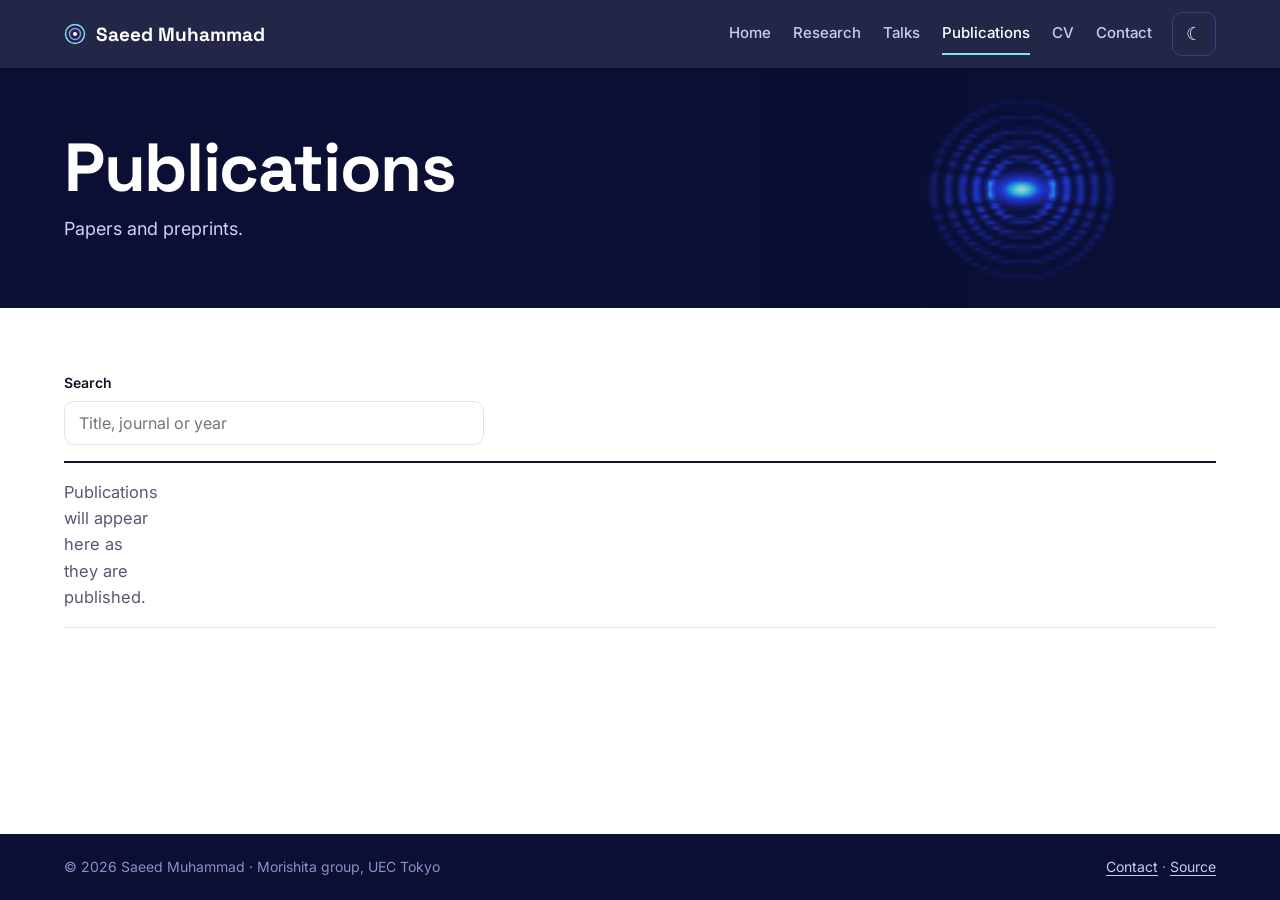
<file: publications.html>
<!DOCTYPE html>
<html lang="en">
<head>
<meta charset="utf-8">
<meta name="viewport" content="width=device-width, initial-scale=1">
<title>Publications — Saeed Muhammad</title>
<meta name="description" content="Publications of Saeed Muhammad.">
<link rel="canonical" href="https://saeedmuhd.github.io/publications.html">
<meta property="og:type" content="website">
<meta property="og:title" content="Publications — Saeed Muhammad">
<meta property="og:description" content="Publications of Saeed Muhammad.">
<meta property="og:url" content="https://saeedmuhd.github.io/publications.html">
<meta name="twitter:card" content="summary">
<meta name="theme-color" content="#0a0f33">
<link rel="icon" href="favicon.svg" type="image/svg+xml">
<script>try{const t=localStorage.getItem('theme');if(t)document.documentElement.dataset.theme=t}catch(e){}</script>
<link rel="preconnect" href="https://fonts.googleapis.com"><link rel="preconnect" href="https://fonts.gstatic.com" crossorigin>
<link href="https://fonts.googleapis.com/css2?family=Space+Grotesk:wght@500;600;700&family=Inter:wght@400;500;600&family=Spectral:ital@1&display=swap" rel="stylesheet">
<link rel="stylesheet" href="style.css">
</head>
<body data-page="publications">
<a class="skip" href="#main">Skip to content</a>
<nav id="nav" aria-label="Main"></nav>
<main id="main">
<header class="band ph"><canvas class="map" aria-hidden="true"></canvas><div class="wrap"><h1>Publications</h1><p>Papers and preprints.</p></div></header>
<section class="band"><div class="wrap">
  <label for="q" style="display:block;font-weight:600;font-size:14px;margin-bottom:6px">Search</label>
  <input type="search" id="q" placeholder="Title, journal or year">
  <ul class="list" id="pubs"></ul>
  <p class="note" id="profiles"></p>
</div></section>
</main>
<footer id="foot"></footer>
<script src="site.js"></script>
</body>
</html>
</file>
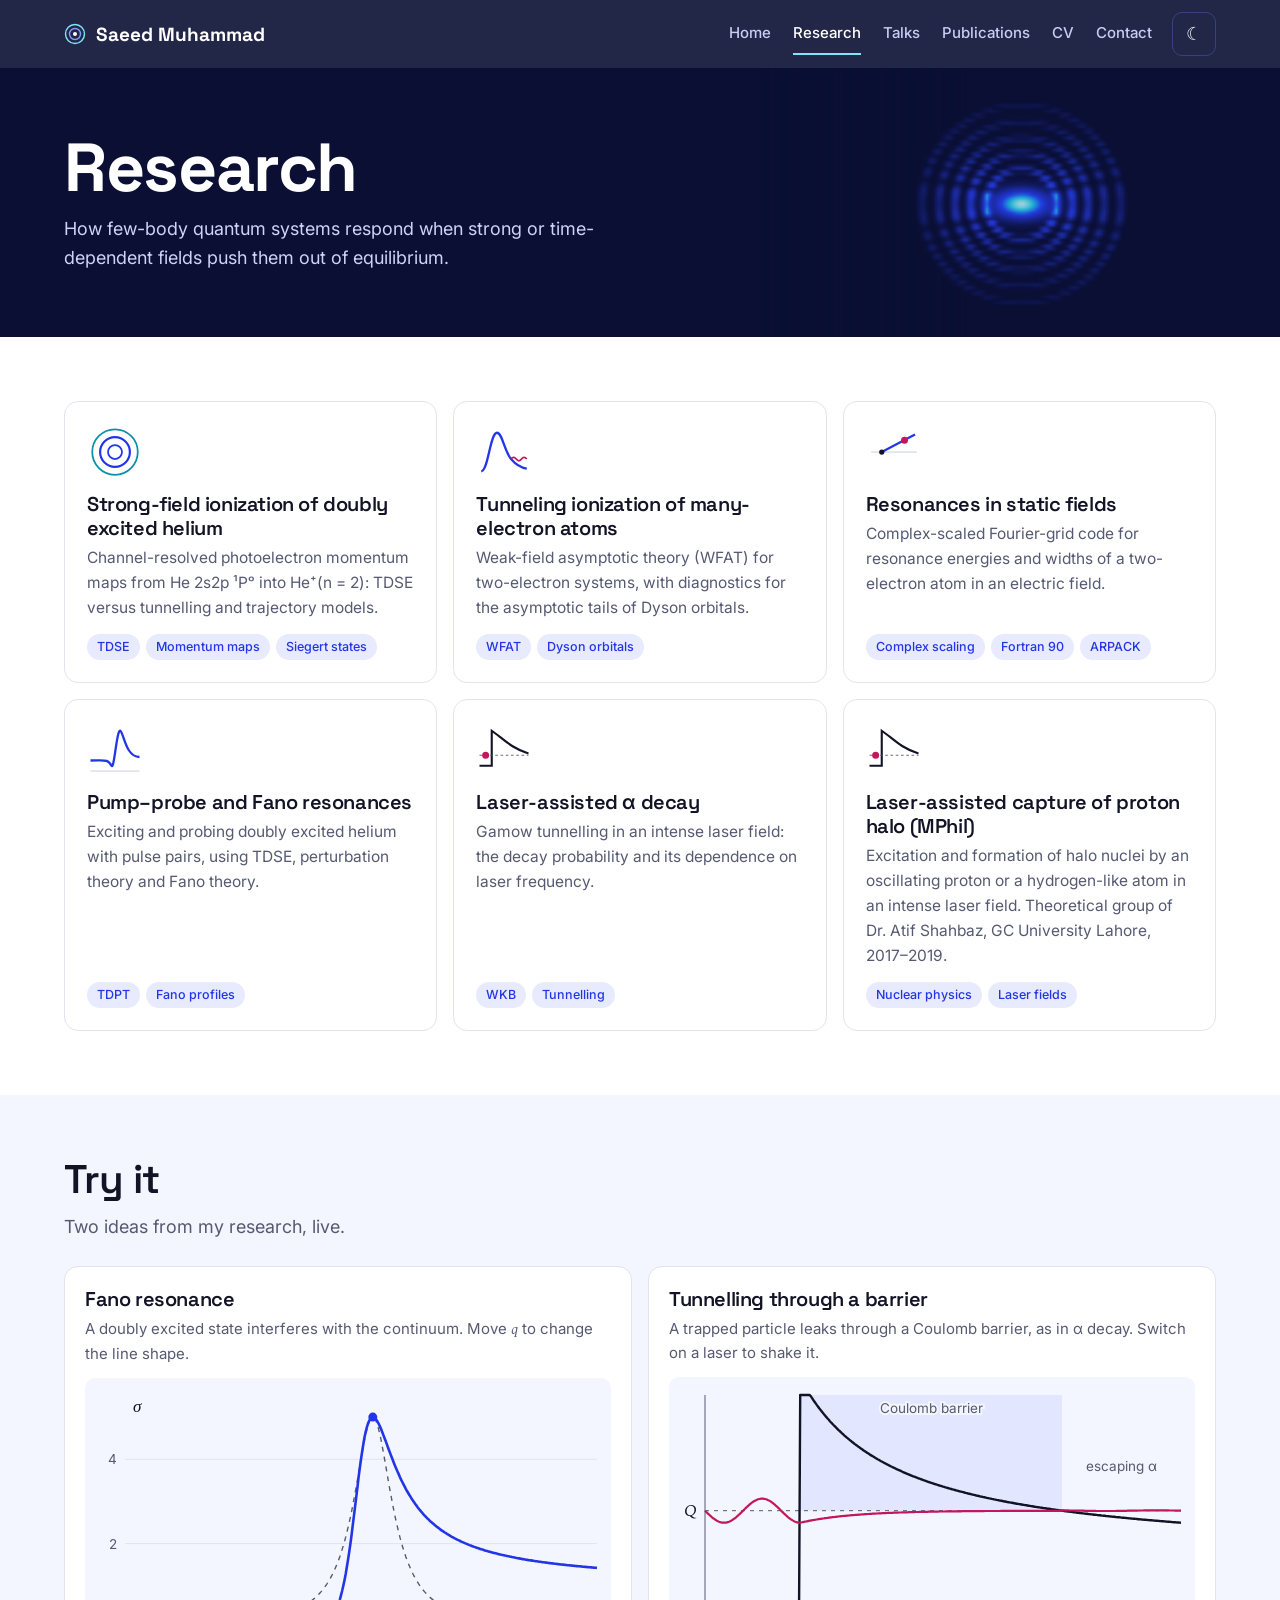
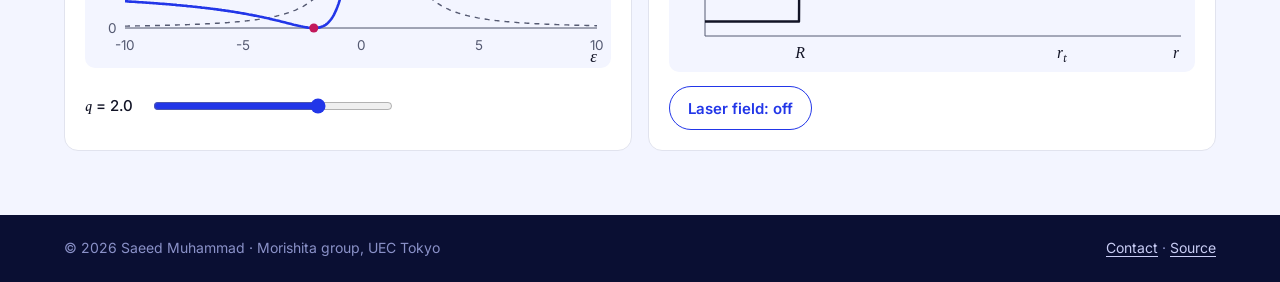
<file: research.html>
<!DOCTYPE html>
<html lang="en">
<head>
<meta charset="utf-8">
<meta name="viewport" content="width=device-width, initial-scale=1">
<title>Research — Saeed Muhammad</title>
<meta name="description" content="Research of Saeed Muhammad: strong-field and tunneling ionization of doubly excited helium, resonances, WFAT.">
<link rel="canonical" href="https://saeedmuhd.github.io/research.html">
<meta property="og:type" content="website">
<meta property="og:title" content="Research — Saeed Muhammad">
<meta property="og:description" content="Research of Saeed Muhammad: strong-field and tunneling ionization of doubly excited helium, resonances, WFAT.">
<meta property="og:url" content="https://saeedmuhd.github.io/research.html">
<meta name="twitter:card" content="summary">
<meta name="theme-color" content="#0a0f33">
<link rel="icon" href="favicon.svg" type="image/svg+xml">
<script>try{const t=localStorage.getItem('theme');if(t)document.documentElement.dataset.theme=t}catch(e){}</script>
<link rel="preconnect" href="https://fonts.googleapis.com"><link rel="preconnect" href="https://fonts.gstatic.com" crossorigin>
<link href="https://fonts.googleapis.com/css2?family=Space+Grotesk:wght@500;600;700&family=Inter:wght@400;500;600&family=Spectral:ital@1&display=swap" rel="stylesheet">
<link rel="stylesheet" href="style.css">
</head>
<body data-page="research">
<a class="skip" href="#main">Skip to content</a>
<nav id="nav" aria-label="Main"></nav>
<main id="main">
<header class="band ph"><canvas class="map" aria-hidden="true"></canvas><div class="wrap"><h1>Research</h1><p>How few-body quantum systems respond when strong or time-dependent fields push them out of equilibrium.</p></div></header>
<section class="band"><div class="wrap"><div class="cards" id="cards"></div></div></section>
<section class="band alt" id="demos"><div class="wrap">
  <h2>Try it</h2>
  <p class="lead">Two ideas from my research, live.</p>
  <div class="demos">
    <div class="demo"><h3>Fano resonance</h3><p>A doubly excited state interferes with the continuum. Move <span class="m">q</span> to change the line shape.</p>
      <div class="fig"><svg id="f2" role="img" aria-label="Fano line profile"></svg></div>
      <div class="ctl"><label for="q2"><span class="m">q</span> = <output id="qv">2.0</output></label><input type="range" id="q2" min="-5" max="5" step="0.1" value="2"></div></div>
    <div class="demo"><h3>Tunnelling through a barrier</h3><p>A trapped particle leaks through a Coulomb barrier, as in α decay. Switch on a laser to shake it.</p>
      <div class="fig"><svg id="f1" role="img" aria-label="Wavefunction tunnelling through a Coulomb barrier"></svg></div>
      <div class="ctl"><button class="t" id="laser" aria-pressed="false">Laser field: off</button></div></div>
  </div>
</div></section>
</main>
<footer id="foot"></footer>
<script src="site.js"></script>
</body>
</html>
</file>
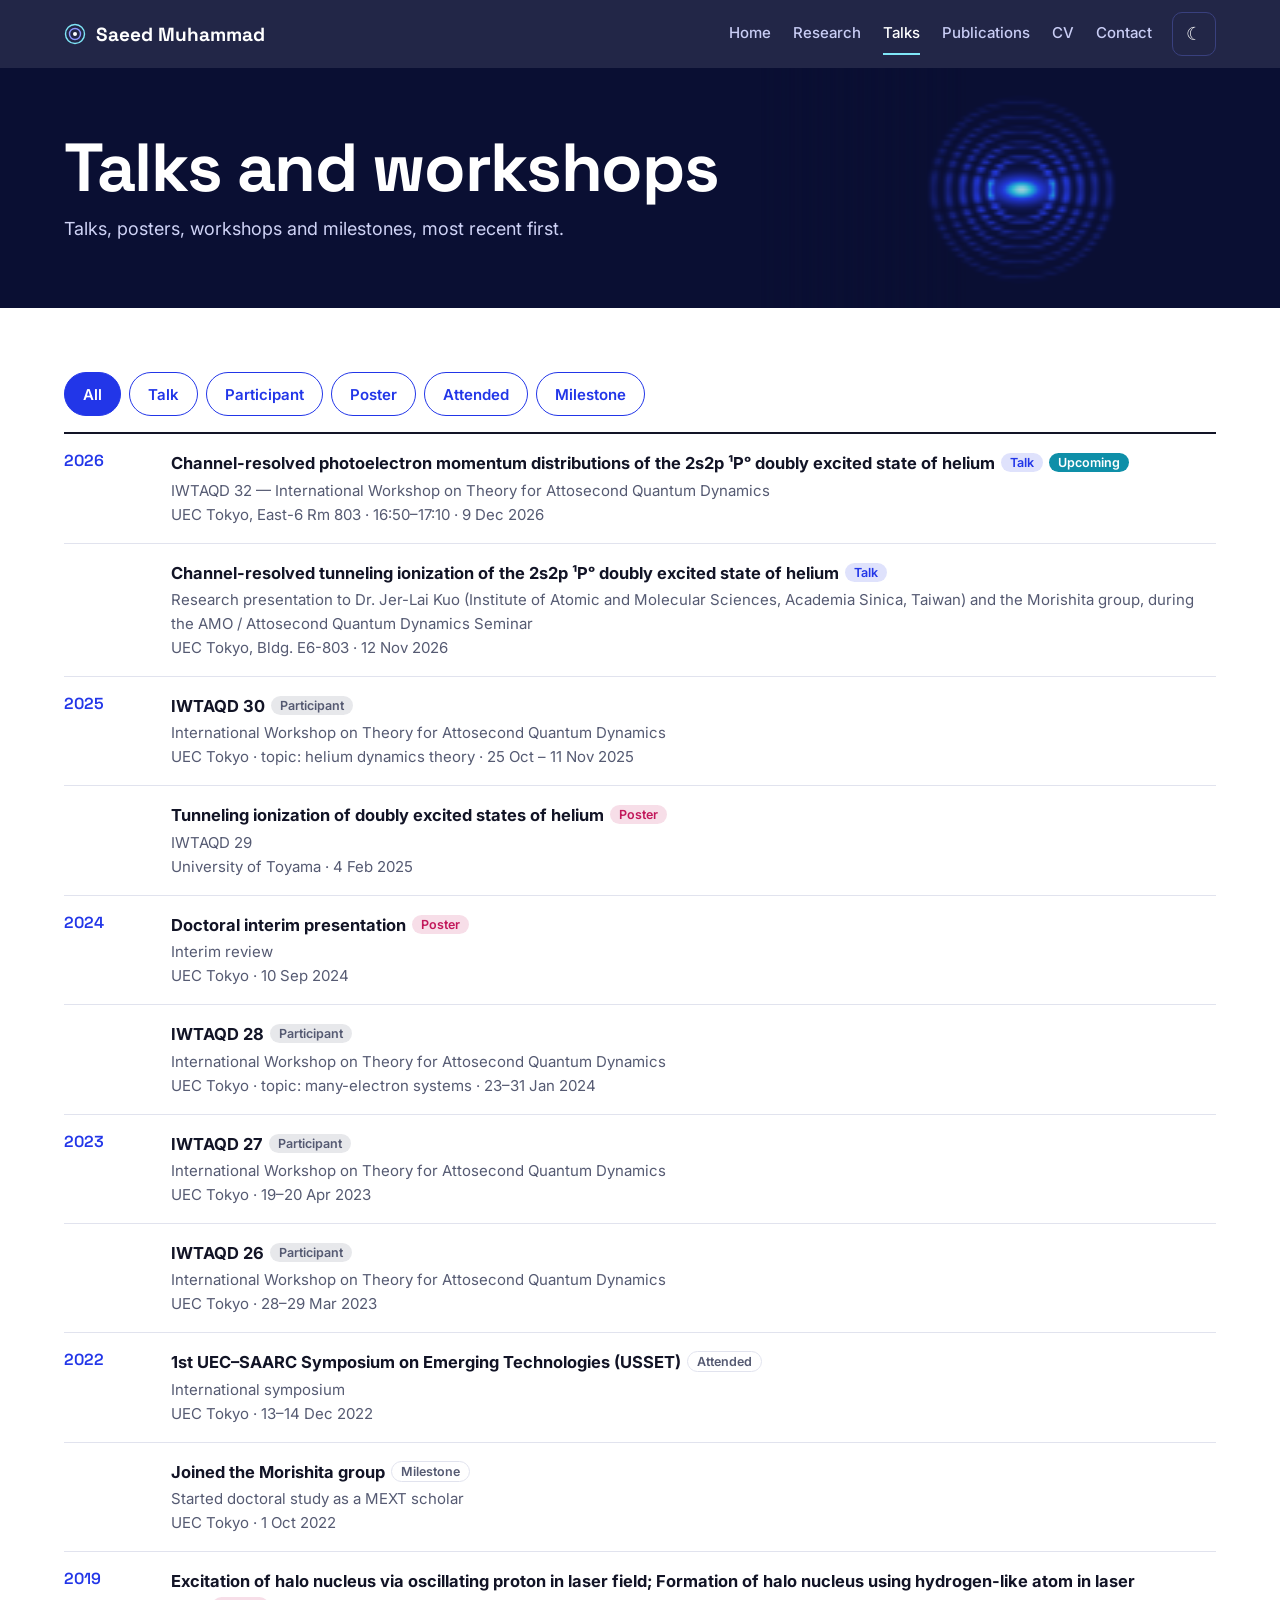
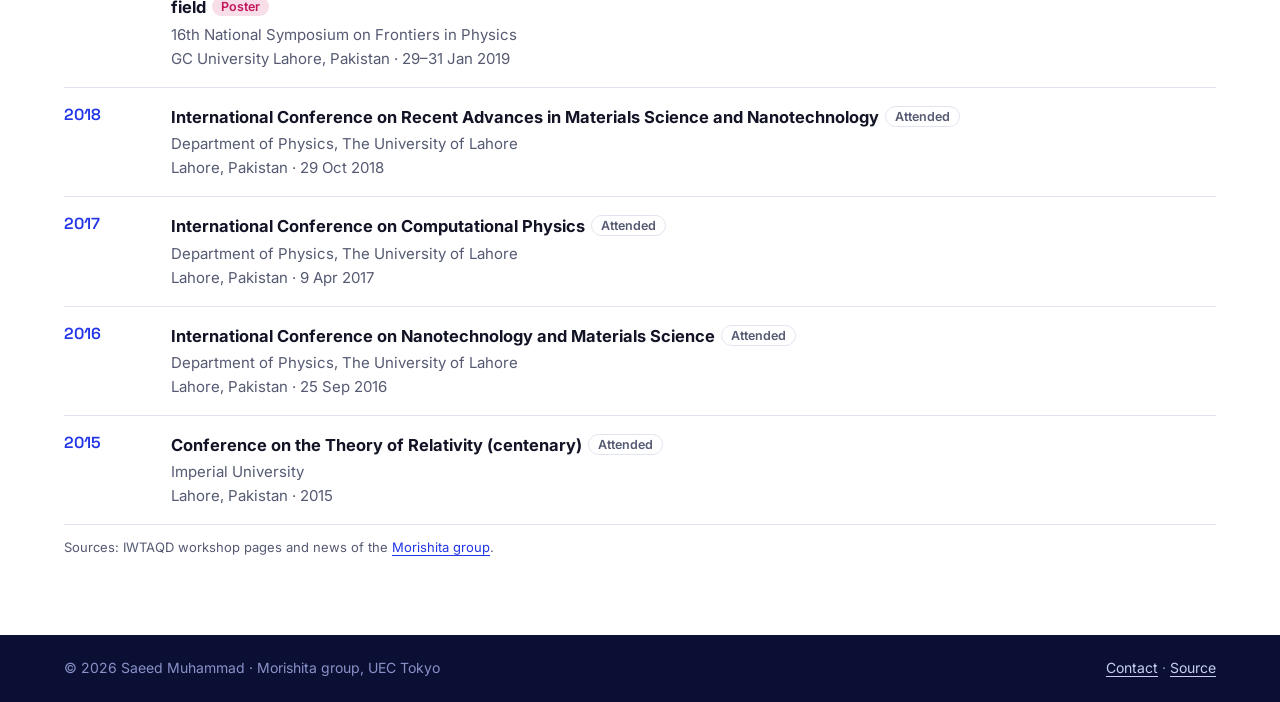
<file: talks.html>
<!DOCTYPE html>
<html lang="en">
<head>
<meta charset="utf-8">
<meta name="viewport" content="width=device-width, initial-scale=1">
<title>Talks — Saeed Muhammad</title>
<meta name="description" content="Talks, posters and workshops of Saeed Muhammad, including IWTAQD workshops.">
<link rel="canonical" href="https://saeedmuhd.github.io/talks.html">
<meta property="og:type" content="website">
<meta property="og:title" content="Talks — Saeed Muhammad">
<meta property="og:description" content="Talks, posters and workshops of Saeed Muhammad, including IWTAQD workshops.">
<meta property="og:url" content="https://saeedmuhd.github.io/talks.html">
<meta name="twitter:card" content="summary">
<meta name="theme-color" content="#0a0f33">
<link rel="icon" href="favicon.svg" type="image/svg+xml">
<script>try{const t=localStorage.getItem('theme');if(t)document.documentElement.dataset.theme=t}catch(e){}</script>
<link rel="preconnect" href="https://fonts.googleapis.com"><link rel="preconnect" href="https://fonts.gstatic.com" crossorigin>
<link href="https://fonts.googleapis.com/css2?family=Space+Grotesk:wght@500;600;700&family=Inter:wght@400;500;600&family=Spectral:ital@1&display=swap" rel="stylesheet">
<link rel="stylesheet" href="style.css">
</head>
<body data-page="talks">
<a class="skip" href="#main">Skip to content</a>
<nav id="nav" aria-label="Main"></nav>
<main id="main">
<header class="band ph"><canvas class="map" aria-hidden="true"></canvas><div class="wrap"><h1>Talks and workshops</h1><p>Talks, posters, workshops and milestones, most recent first.</p></div></header>
<section class="band"><div class="wrap">
  <div class="filters" id="filters" role="group" aria-label="Filter by type"></div>
  <ul class="list" id="talks"></ul>
  <p class="note">Sources: IWTAQD workshop pages and news of the <a href="https://power1.pc.uec.ac.jp/~toru/index.html">Morishita group</a>.</p>
</div></section>
</main>
<footer id="foot"></footer>
<script src="site.js"></script>
</body>
</html>
</file>
<file: style.css>
/* Saeed Muhammad — shared styles for every page */
@view-transition{navigation:auto}
:root{color-scheme:light dark;--bg:light-dark(#ffffff,#0b0d1c);--ink:light-dark(#121426,#e9eaf6);--mut:light-dark(#555a72,#a4a8c2);--acc:light-dark(#2236e8,#8c98ff);--acc2:light-dark(#c2185b,#ff7aa8);--cy:light-dark(#0e8fa8,#3fd6f0);--rule:light-dark(#e1e3ee,#262a44);--tint:light-dark(#f3f5ff,#12152a);--card:light-dark(#ffffff,#141831);--deep:#0a0f33}
:root[data-theme=light]{color-scheme:light}
:root[data-theme=dark]{color-scheme:dark}
*{box-sizing:border-box;min-width:0}
html{scroll-behavior:smooth}
body{margin:0;background:var(--bg);color:var(--ink);font:16.5px/1.6 Inter,system-ui,sans-serif;overflow-x:clip;display:flex;flex-direction:column;min-height:100vh}
main{flex:1}
a{color:var(--acc);text-underline-offset:3px}
img,svg{max-width:100%}
.m{font-family:Spectral,Georgia,serif;font-style:italic}
.band{padding-block:clamp(36px,5vw,72px);padding-left:max(5vw,16px);padding-right:max(5vw,16px)}
.wrap{max-width:1180px;margin:0 auto}
.alt{background:var(--tint)}
h1,h2,h3{font-family:"Space Grotesk",Inter,sans-serif;letter-spacing:-.02em;line-height:1.05;margin:0}
h1{font-size:clamp(48px,7.5vw,92px);font-weight:700}
h2{font-size:clamp(28px,3.4vw,40px);font-weight:600;margin-bottom:12px}
h3{font-size:20px;font-weight:600;line-height:1.2;margin-bottom:6px}
.lead{font-size:18px;color:var(--mut);max-width:60ch;margin:0 0 24px}

/* navigation */
nav{position:sticky;top:0;z-index:9;background:color-mix(in srgb,var(--deep) 90%,transparent);backdrop-filter:blur(10px);color:#fff}
nav .in{display:flex;align-items:center;gap:20px;padding:12px max(5vw,16px)}
nav .brand{font:700 19px "Space Grotesk",sans-serif;color:#fff;text-decoration:none;margin-right:auto;display:flex;align-items:center;gap:10px;white-space:nowrap}
nav .links{display:flex;gap:22px}
nav .links a{color:#c9cdf5;text-decoration:none;font-weight:500;font-size:15px;padding:8px 0;border-bottom:2px solid transparent}
nav .links a:hover{color:#fff}
nav .links a[aria-current=page]{color:#fff;border-color:#7fe6f7}
.burger{display:none;background:none;border:1px solid #39407e;color:#fff;border-radius:10px;width:44px;height:44px;padding:0;cursor:pointer}
.burger span{display:block;width:18px;height:2px;background:#fff;margin:4px auto;transition:transform .2s}

/* page header (inner pages) */
.ph{background:var(--deep);color:#fff;position:relative;overflow:hidden}
.ph h1{font-size:clamp(40px,6vw,68px)}
.ph p{color:#cfd3f6;font-size:18px;max-width:56ch;margin:12px 0 0;position:relative}
.ph .wrap{position:relative}
.ph canvas{position:absolute;right:0;top:0;width:min(46%,520px);height:100%;opacity:.85;-webkit-mask-image:linear-gradient(90deg,transparent,#000 40%);mask-image:linear-gradient(90deg,transparent,#000 40%)}

/* home hero */
.hero{background:var(--deep);color:#fff;display:grid;grid-template-columns:minmax(0,1fr) minmax(0,1.1fr);min-height:min(86svh,740px)}
.hero .txt{padding:clamp(40px,6vw,90px) clamp(16px,4vw,48px) clamp(40px,6vw,80px) max(5vw,16px);display:flex;flex-direction:column;justify-content:center}
.role{font:500 clamp(18px,2vw,22px)/1.35 "Space Grotesk",sans-serif;color:#7fe6f7;margin:16px 0 8px}
.aff{font-size:15.5px;color:#aab1e6;margin:0 0 22px;line-height:1.5}
.rot{font-size:18px;color:#cfd3f6;margin:0 0 28px;min-height:3.2em;max-width:42ch}
.rot b{color:#fff;font-weight:600;border-bottom:2px solid #7fe6f7;transition:opacity .35s}
.hero .fig{position:relative;min-height:400px}
.hero canvas{position:absolute;inset:0;width:100%;height:100%;display:block}
.cap{position:absolute;right:14px;bottom:12px;font-size:13px;color:#9aa1d8;background:rgba(10,15,51,.75);padding:4px 10px;border-radius:4px}
.btns{display:flex;flex-wrap:wrap;gap:12px}
.btn{display:inline-flex;align-items:center;min-height:46px;padding:0 20px;border-radius:999px;font-weight:600;text-decoration:none;font-size:15px;transition:transform .15s}
.btn.p{background:#fff;color:var(--deep)}
.btn.s{border:1px solid #6d76c9;color:#fff}
.btn:hover{transform:translateY(-2px)}

/* tiles and cards */
.tiles{display:grid;grid-template-columns:repeat(auto-fit,minmax(min(100%,260px),1fr));gap:16px}
.tile{display:flex;flex-direction:column;gap:6px;background:var(--card);border:1px solid var(--rule);border-radius:14px;padding:22px;text-decoration:none;color:var(--ink);transition:transform .2s,border-color .2s,box-shadow .2s}
.tile:hover{transform:translateY(-4px);border-color:var(--acc);box-shadow:0 10px 30px -18px var(--acc)}
.tile .big{font:700 44px/1 "Space Grotesk",sans-serif;color:var(--acc)}
.tile p{margin:0;color:var(--mut);font-size:15px}
.tile .go{margin-top:auto;padding-top:10px;font-weight:600;color:var(--acc);font-size:14.5px}
.now{display:grid;grid-template-columns:minmax(0,1fr) minmax(0,1.3fr);gap:clamp(24px,4vw,56px);align-items:start}
.now p{margin:0 0 12px;max-width:62ch}
.facts{margin:0;border-top:2px solid var(--ink)}
.facts div{display:grid;grid-template-columns:7em minmax(0,1fr);gap:12px;padding:11px 0;border-bottom:1px solid var(--rule)}
.facts dt{font-weight:600;font-size:14px}
.facts dd{margin:0;color:var(--mut);font-size:15px}
.cards{display:grid;grid-template-columns:repeat(auto-fit,minmax(min(100%,320px),1fr));gap:16px}
.card{background:var(--card);border:1px solid var(--rule);border-radius:14px;padding:22px;display:flex;flex-direction:column;transition:transform .2s,border-color .2s}
.card:hover{transform:translateY(-3px);border-color:var(--acc)}
.card svg.ic{width:56px;height:56px;margin-bottom:12px}
.card p{margin:0 0 14px;color:var(--mut);font-size:15.5px}
.tags{display:flex;flex-wrap:wrap;gap:6px;margin-top:auto}
.tags span{font-size:12.5px;font-weight:500;padding:3px 10px;border-radius:99px;background:color-mix(in srgb,var(--acc) 10%,transparent);color:var(--acc)}

/* demos */
.demos{display:grid;grid-template-columns:repeat(2,minmax(0,1fr));gap:16px}
.demo{background:var(--card);border:1px solid var(--rule);border-radius:14px;padding:20px;display:flex;flex-direction:column}
.demo p{margin:0 0 12px;color:var(--mut);font-size:15px}
.fig{position:relative;min-height:290px}
.fig>svg{position:absolute;inset:0;width:100%;height:100%}
.demo .fig{background:var(--tint);border-radius:10px;flex:1}
svg text{font:13.5px Inter,system-ui,sans-serif;fill:var(--mut);paint-order:stroke;stroke:var(--tint);stroke-width:4px}
svg .math{font:italic 17px Spectral,Georgia,serif;fill:var(--ink)}
.ctl{display:flex;flex-wrap:wrap;align-items:center;gap:10px 18px;margin-top:14px;font-weight:500;font-size:15px}
button.t,.chip{font:600 15px Inter,system-ui,sans-serif;min-height:44px;padding:0 18px;border-radius:999px;border:1.5px solid var(--acc);background:transparent;color:var(--acc);cursor:pointer}
button.t[aria-pressed=true],.chip[aria-pressed=true]{background:var(--acc);color:var(--bg)}
button:focus-visible,input:focus-visible,a:focus-visible{outline:3px solid color-mix(in srgb,var(--acc) 50%,transparent);outline-offset:2px}
input[type=range]{accent-color:var(--acc);width:min(240px,100%);height:44px}
input[type=search]{font:16px Inter,system-ui,sans-serif;width:min(420px,100%);min-height:44px;padding:0 14px;border:1px solid var(--rule);border-radius:10px;background:var(--card);color:var(--ink)}

/* lists */
.filters{display:flex;flex-wrap:wrap;gap:8px;margin-bottom:8px}
.list{list-style:none;padding:0;margin:16px 0 0;border-top:2px solid var(--ink)}
.list li{display:grid;grid-template-columns:5.5em minmax(0,1fr);gap:16px;padding:16px 0;border-bottom:1px solid var(--rule);animation:in .35s ease both}
.list .y{font:600 16px "Space Grotesk",sans-serif;color:var(--acc)}
.list p{margin:2px 0 0;color:var(--mut);font-size:15px}
.kind{font-size:12.5px;font-weight:600;padding:2px 9px;border-radius:99px;margin-left:6px;white-space:nowrap;background:color-mix(in srgb,var(--mut) 14%,transparent);color:var(--mut);vertical-align:2px}
.kind.p{background:color-mix(in srgb,var(--acc2) 14%,transparent);color:var(--acc2)}
.note{font-size:13px;color:var(--mut);margin-top:12px}
.empty{color:var(--mut);padding:16px 0}

/* contact */
.clinks{display:grid;grid-template-columns:repeat(auto-fit,minmax(min(100%,220px),1fr));gap:12px}
.clinks a{display:block;border:1px solid var(--rule);background:var(--card);border-radius:14px;padding:18px;text-decoration:none;color:var(--ink);font-weight:600;transition:transform .2s,border-color .2s}
.clinks a:hover{transform:translateY(-3px);border-color:var(--acc)}
.clinks a span{display:block;font-weight:400;font-size:14px;color:var(--mut);overflow-wrap:anywhere}

footer{background:var(--deep);color:#8a91c8;font-size:14px;padding:22px max(5vw,16px)}
footer .wrap{display:flex;flex-wrap:wrap;gap:8px 24px;justify-content:space-between}
footer a{color:#c9cdf5}

main>*{animation:in .5s ease both}
main>*:nth-child(2){animation-delay:.06s}
main>*:nth-child(3){animation-delay:.12s}
@keyframes in{from{opacity:0;transform:translateY(10px)}to{opacity:1;transform:none}}

@media(max-width:860px){
 .burger{display:block}
 nav .in{flex-wrap:wrap}
 nav .links{display:none;width:100%;flex-direction:column;gap:0;padding-top:6px}
 nav.open .links{display:flex}
 nav .links a{padding:12px 0;border-bottom:1px solid #1d2460}
 nav .links a[aria-current=page]{border-color:#1d2460;color:#7fe6f7}
 nav.open .burger span:nth-child(1){transform:translateY(6px) rotate(45deg)}
 nav.open .burger span:nth-child(2){opacity:0}
 nav.open .burger span:nth-child(3){transform:translateY(-6px) rotate(-45deg)}
 .hero{grid-template-columns:minmax(0,1fr);min-height:0}
 .hero .fig{order:-1;min-height:300px}
 .now,.demos{grid-template-columns:minmax(0,1fr)}
 .ph canvas{width:100%;opacity:.35}
}
@media(max-width:600px){.hero .fig{min-height:250px}.list li{grid-template-columns:minmax(0,1fr);gap:2px}.facts div{grid-template-columns:minmax(0,1fr);gap:2px}}
@media(prefers-reduced-motion:reduce){html{scroll-behavior:auto}main>*,.list li{animation:none}.btn,.tile,.card,.links a{transition:none}}

/* ---- v3 additions: theme button, bento home, news, badges ---- */
.tbtn{background:none;border:1px solid #39407e;color:#fff;border-radius:10px;width:44px;height:44px;font-size:18px;cursor:pointer;order:3}
nav .links{order:2}
.burger{order:4}
.hero .photo{width:112px;height:112px;border-radius:50%;overflow:hidden;border:3px solid #7fe6f7;margin-bottom:20px}
.hero .photo img{width:100%;height:100%;object-fit:cover;display:block}
.bento{display:grid;grid-template-columns:repeat(4,minmax(0,1fr));gap:16px}
.box{background:var(--card);border:1px solid var(--rule);border-radius:16px;padding:22px;display:flex;flex-direction:column;gap:6px;text-decoration:none;color:var(--ink);transition:transform .2s,border-color .2s,box-shadow .2s}
a.box:hover{transform:translateY(-4px);border-color:var(--acc);box-shadow:0 10px 30px -18px var(--acc)}
.box.next{grid-column:span 2;grid-row:span 2;background:linear-gradient(150deg,#141a5c,#0a0f33 70%);color:#fff;border-color:#262f80}
.box.next h3{font-size:clamp(21px,2.2vw,26px);line-height:1.2;margin:4px 0}
.box.next p{color:#cfd3f6;margin:0}
.box.next .go{color:#7fe6f7;margin-top:auto;font-weight:600;padding-top:12px}
.lbl{font-size:13px;font-weight:600;color:var(--mut)}
.box.next .lbl{color:#9aa1d8}
.count{font:700 clamp(38px,5vw,56px)/1 "Space Grotesk",sans-serif;color:#7fe6f7;margin:6px 0}
.box .big{font:700 44px/1 "Space Grotesk",sans-serif;color:var(--acc)}
.box p{margin:0;color:var(--mut);font-size:15px}
.box.news{grid-column:span 2}
.news ul{list-style:none;padding:0;margin:6px 0 0}
.news li{display:grid;grid-template-columns:5.2em minmax(0,1fr);gap:12px;padding:9px 0;border-top:1px solid var(--rule);font-size:15px}
.news time{font-weight:600;color:var(--acc);white-space:nowrap}
.news a{color:var(--ink);text-decoration:none}
.news a:hover{color:var(--acc)}
.kind.tk{background:color-mix(in srgb,var(--acc) 14%,transparent);color:var(--acc)}
.kind.up{background:#0e8fa8;color:#fff}
.kind.ms{background:transparent;border:1px solid var(--rule)}
.list b a{color:var(--ink);text-decoration:none}
.list b a:hover{color:var(--acc);text-decoration:underline}
.mini{font:600 13px Inter,sans-serif;margin-top:8px;min-height:32px;padding:0 12px;border-radius:8px;border:1px solid var(--rule);background:transparent;color:var(--mut);cursor:pointer}
.mini:hover{color:var(--acc);border-color:var(--acc)}
.copy{font:600 15px Inter,sans-serif;min-height:44px;padding:0 18px;border-radius:999px;border:1.5px solid var(--acc);background:transparent;color:var(--acc);cursor:pointer;margin-top:18px}
@media(max-width:980px){.bento{grid-template-columns:repeat(2,minmax(0,1fr))}.box.next,.box.news{grid-column:span 2}.box.next{grid-row:auto}}
@media(max-width:560px){.bento{grid-template-columns:minmax(0,1fr)}.box.next,.box.news{grid-column:auto}}
@media(max-width:860px){.tbtn{order:2;margin-left:auto}nav .brand{margin-right:0}nav .links{order:5}}
.skip{position:absolute;left:-999px;top:8px;background:#fff;color:#0a0f33;padding:8px 14px;border-radius:8px;z-index:20}
.skip:focus{left:8px}
.hero .aff a{color:#7fe6f7}

/* CV page */
.ph #cvHead h1{font-size:clamp(36px,5vw,56px)}
.cv{max-width:920px}
.cvs{margin-bottom:34px}
.cvs h2{font-size:24px;padding-bottom:8px;border-bottom:2px solid var(--ink);margin-bottom:4px}
.cvr{display:grid;grid-template-columns:11em minmax(0,1fr);gap:16px;padding:11px 0;border-bottom:1px solid var(--rule);font-size:15.5px}
.cvl{color:var(--acc);font-weight:600;font-size:14.5px;white-space:nowrap}
.cvr p{margin:3px 0 0;color:var(--mut);font-size:14.5px}
.cvf{color:var(--mut);font-size:14.5px}
.cvp{margin:10px 0 0}
@media(max-width:600px){.cvr{grid-template-columns:minmax(0,1fr);gap:2px}}
@media print{
 @page{size:A4;margin:16mm 15mm}
 :root{color-scheme:light}
 body{background:#fff;color:#111;font-size:10.5pt}
 nav,footer,.skip,.ph canvas,.btns,.kind{display:none!important}
 main>*{animation:none!important}
 .ph{background:#fff;color:#111;padding:0 0 10px}
 .ph #cvHead h1{font-size:26pt;color:#111}
 .ph p{color:#333;font-size:10.5pt;margin-top:6px}
 .band{padding:0}
 .cvs{margin-bottom:14px;break-inside:auto}
 .cvs h2{font-size:13pt;border-color:#111;color:#0a0f33;break-after:avoid}
 .cvs h2+.cvr,.cvs h2+.cvp{break-before:avoid}
 .cvr{grid-template-columns:9.5em minmax(0,1fr);padding:5px 0;font-size:10pt;break-inside:avoid;border-color:#ddd}
 .cvl{color:#2236e8;font-size:9.5pt}
 .cvr p,.cvf{font-size:9.5pt;color:#444}
 a{color:inherit;text-decoration:none}
}
</file>
